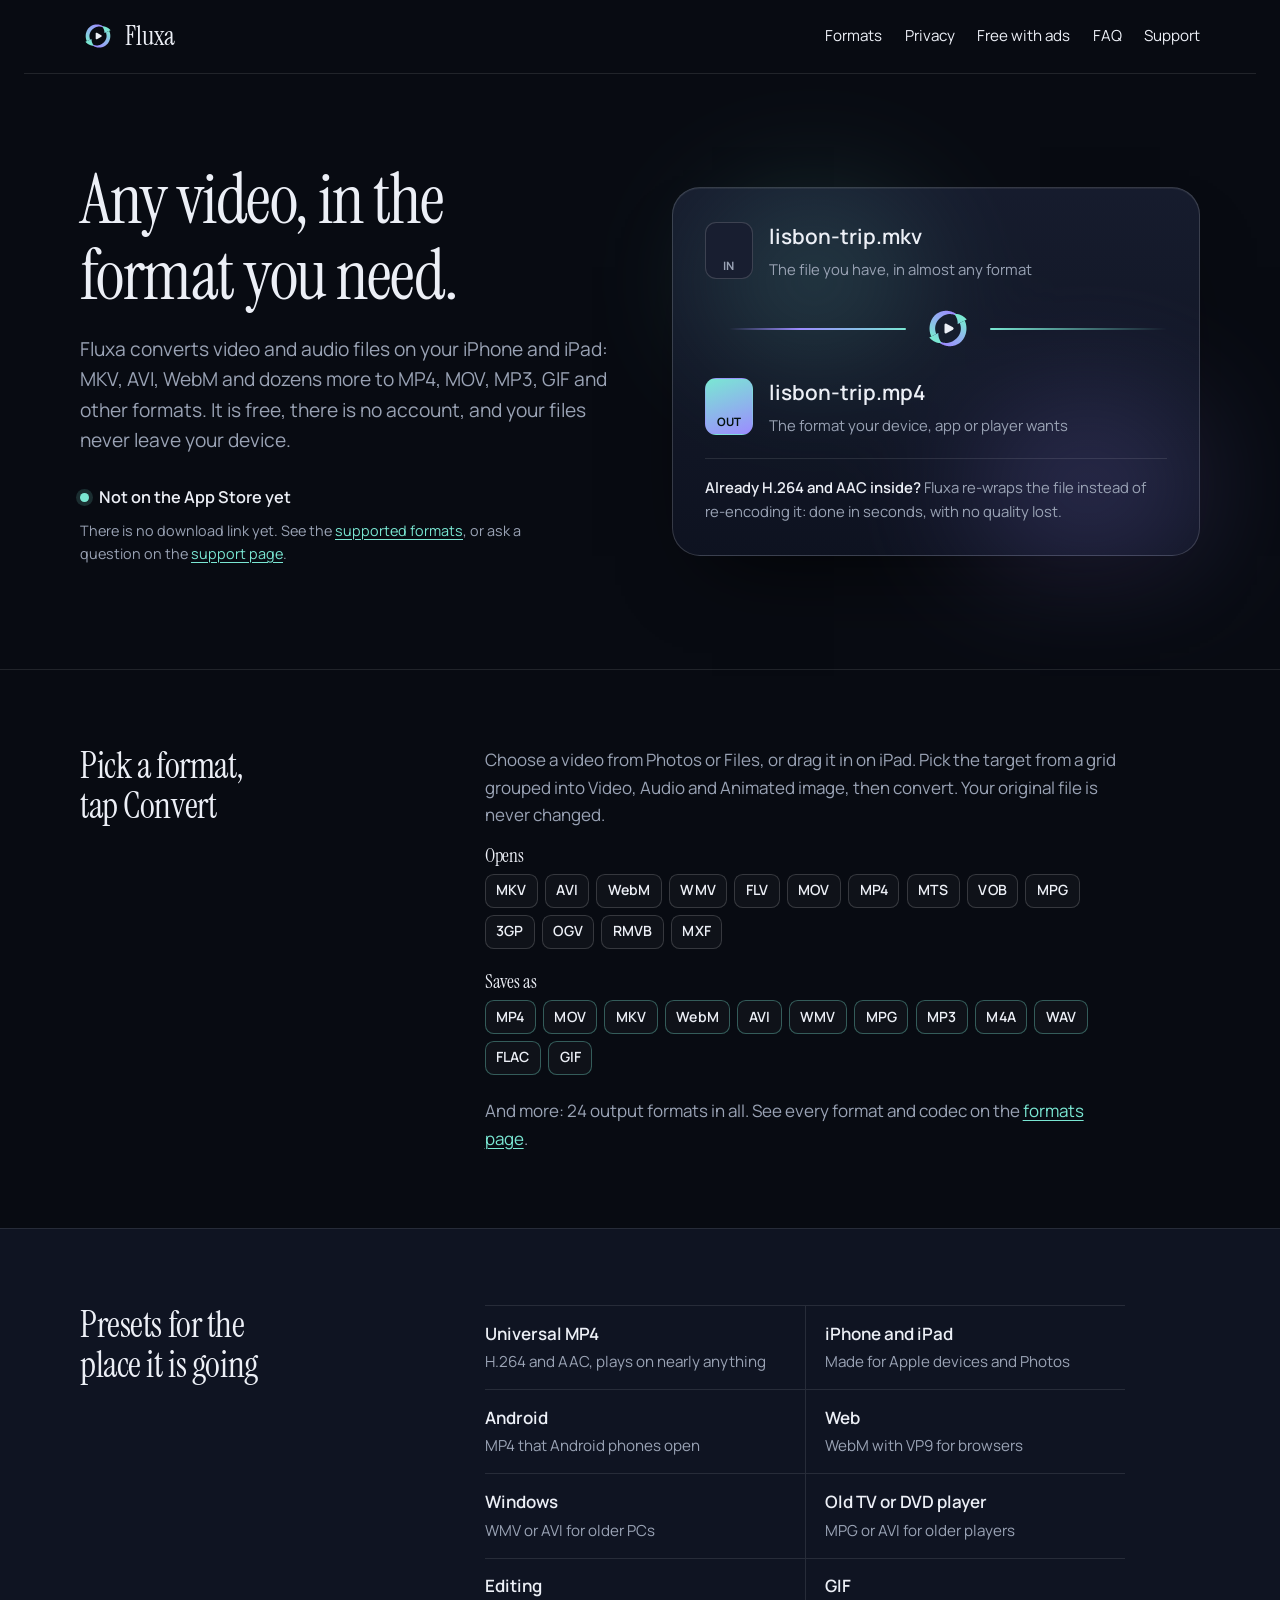
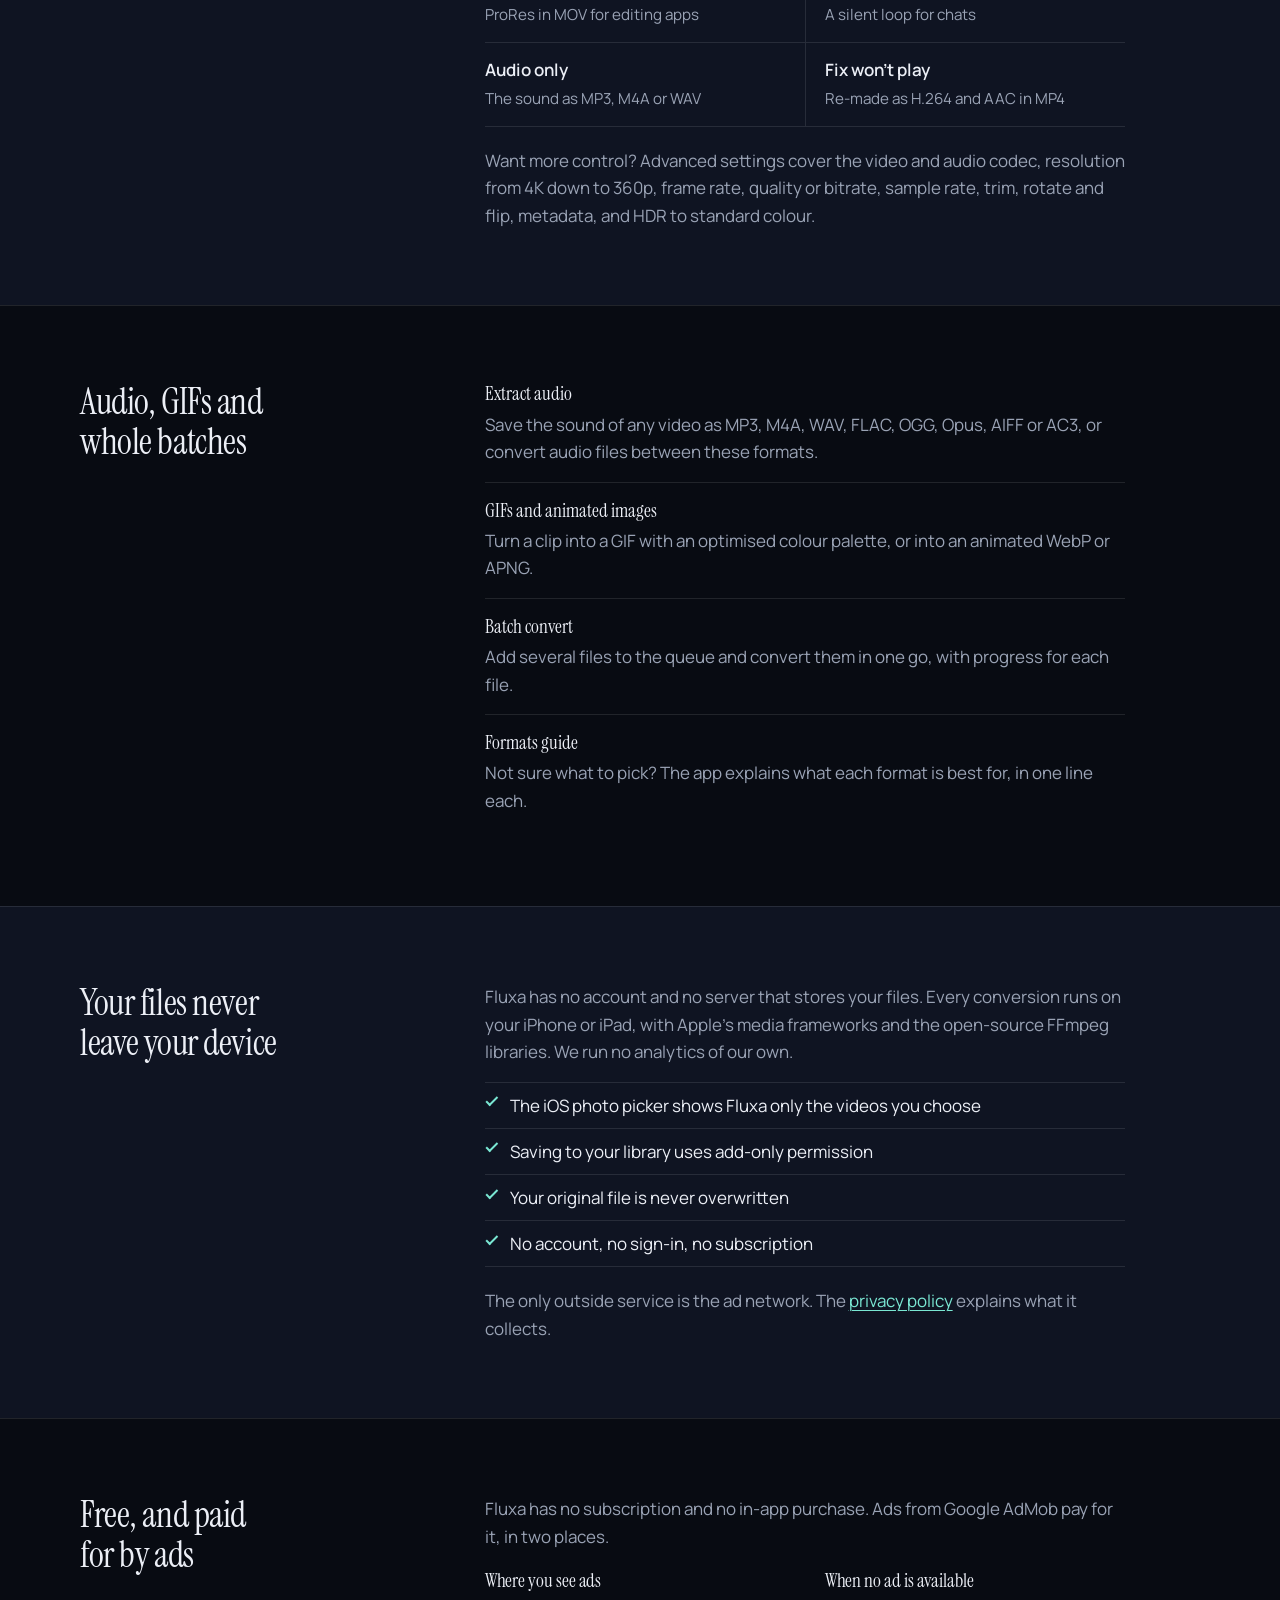
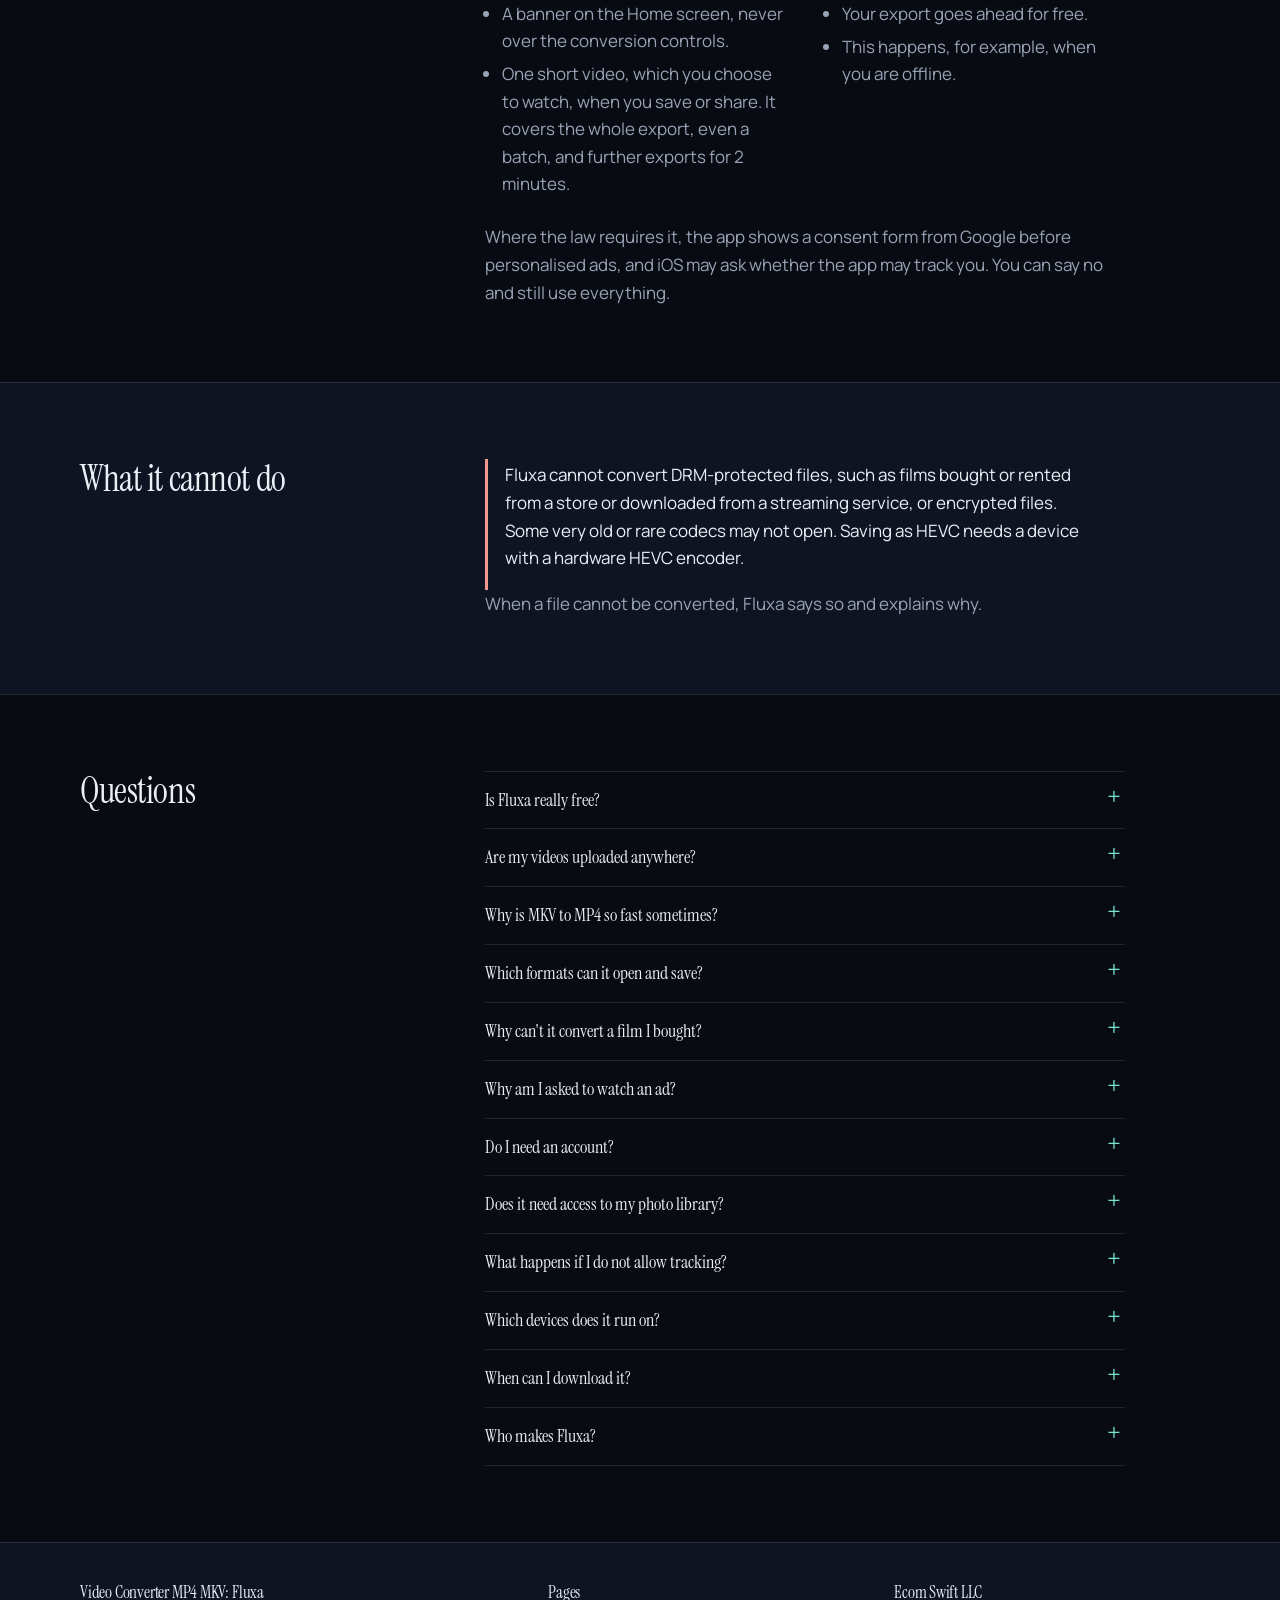
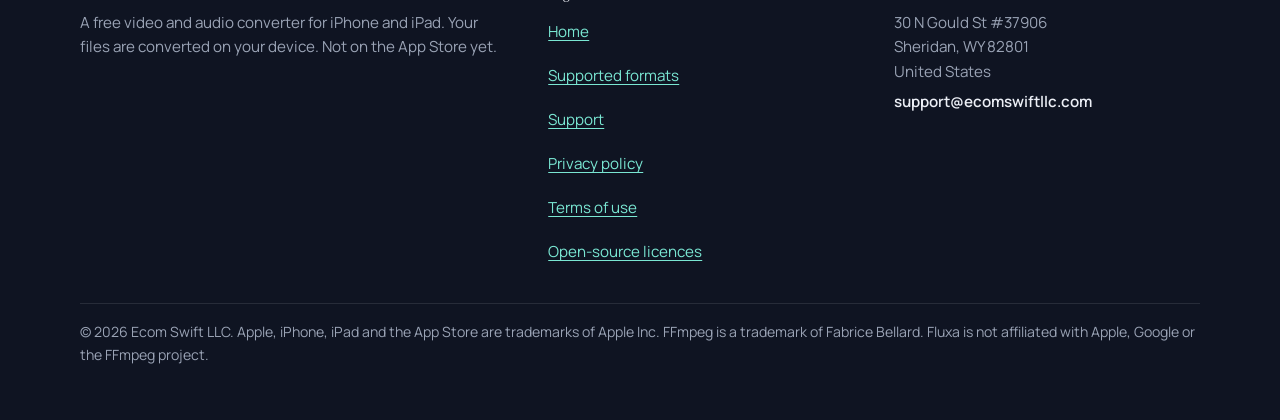
<file: website/fluxa/index.html>
<!doctype html>
<html lang="en">
<head>
<meta charset="utf-8">
<meta name="viewport" content="width=device-width, initial-scale=1, viewport-fit=cover">
<title>Video Converter MP4 MKV: Fluxa | Convert any video and audio</title>
<meta name="description" content="Free video converter for iPhone and iPad. Convert MKV, AVI, WebM, WMV, MOV and more to MP4, extract audio as MP3, make GIFs and convert in batches. Converted on your device, with no account.">
<link rel="canonical" href="https://ecomswiftllc.github.io/fluxa/">
<meta name="theme-color" content="#080B12">
<meta name="color-scheme" content="dark">
<link rel="icon" href="assets/favicon.svg" type="image/svg+xml">
<link rel="icon" href="assets/favicon-32.png" type="image/png" sizes="32x32">
<link rel="apple-touch-icon" href="assets/apple-touch-icon.png">
<meta property="og:type" content="website">
<meta property="og:site_name" content="Video Converter MP4 MKV: Fluxa">
<meta property="og:title" content="Video Converter MP4 MKV: Fluxa | Convert any video and audio">
<meta property="og:description" content="Free video converter for iPhone and iPad. Convert MKV, AVI, WebM, WMV, MOV and more to MP4, extract audio as MP3, make GIFs and convert in batches. Converted on your device, with no account.">
<meta property="og:url" content="https://ecomswiftllc.github.io/fluxa/">
<meta property="og:image" content="https://ecomswiftllc.github.io/fluxa/assets/og-image.png">
<meta property="og:image:width" content="1200">
<meta property="og:image:height" content="630">
<meta property="og:image:alt" content="The Fluxa app icon, two aurora ribbons in a loop around a play button, next to the name Video Converter MP4 MKV: Fluxa">
<meta name="twitter:card" content="summary_large_image">
<meta name="twitter:title" content="Video Converter MP4 MKV: Fluxa | Convert any video and audio">
<meta name="twitter:description" content="Free video converter for iPhone and iPad. Convert MKV, AVI, WebM, WMV, MOV and more to MP4, extract audio as MP3, make GIFs and convert in batches. Converted on your device, with no account.">
<meta name="twitter:image" content="https://ecomswiftllc.github.io/fluxa/assets/og-image.png">
<link rel="stylesheet" href="assets/site.css">
<script type="application/ld+json">
{
  "@context": "https://schema.org",
  "@type": "SoftwareApplication",
  "name": "Video Converter MP4 MKV: Fluxa",
  "alternateName": "Fluxa",
  "url": "https://ecomswiftllc.github.io/fluxa/",
  "applicationCategory": "MultimediaApplication",
  "operatingSystem": "iOS 17.0 or later",
  "description": "A free video and audio converter for iPhone and iPad. Convert MKV, AVI, WebM, WMV, FLV, MOV and more to MP4, MOV, MKV, WebM, AVI, MP3, GIF and other formats. Everything is converted on the device. Supported by ads.",
  "image": "https://ecomswiftllc.github.io/fluxa/assets/icon-512.png",
  "offers": {
    "@type": "Offer",
    "price": "0",
    "priceCurrency": "USD"
  },
  "publisher": {
    "@type": "Organization",
    "name": "Ecom Swift LLC",
    "url": "https://www.ecomswiftllc.com/",
    "address": {
      "@type": "PostalAddress",
      "streetAddress": "30 N Gould St #37906",
      "addressLocality": "Sheridan",
      "addressRegion": "WY",
      "postalCode": "82801",
      "addressCountry": "US"
    }
  },
  "featureList": [
    "Convert between 12 video, 9 audio and 3 animated image formats",
    "Lossless re-wrap when the codecs already fit",
    "Presets for iPhone, Android, web, Windows, DVD players and editing",
    "Extract audio as MP3, M4A, WAV, FLAC and more",
    "GIF, animated WebP and APNG from a clip",
    "Batch queue",
    "Converted on the device, no account"
  ]
}
</script>
<script type="application/ld+json">
{
  "@context": "https://schema.org",
  "@type": "FAQPage",
  "mainEntity": [
    {
      "@type": "Question",
      "name": "Is Fluxa really free?",
      "acceptedAnswer": {
        "@type": "Answer",
        "text": "Yes. There is no subscription, no in-app purchase, no paid version and no watermark. Ads from Google AdMob pay for the app: a banner on the Home screen, and one rewarded video that you choose to watch before you save or share."
      }
    },
    {
      "@type": "Question",
      "name": "Are my videos uploaded anywhere?",
      "acceptedAnswer": {
        "@type": "Answer",
        "text": "No. Fluxa converts every file on your iPhone or iPad. We never receive your videos, your audio or your file names."
      }
    },
    {
      "@type": "Question",
      "name": "Why is MKV to MP4 so fast sometimes?",
      "acceptedAnswer": {
        "@type": "Answer",
        "text": "Many MKV files already hold H.264 or HEVC video and AAC audio, which MP4 can hold too. Then Fluxa only moves the streams into the new container instead of re-encoding them. It takes seconds and the picture and sound are exactly the same."
      }
    },
    {
      "@type": "Question",
      "name": "Which formats can it open and save?",
      "acceptedAnswer": {
        "@type": "Answer",
        "text": "It opens MKV, AVI, WebM, WMV, FLV, MOV, MP4, MTS, VOB and many more, and saves 12 video formats, 9 audio formats and 3 animated image formats. The formats page has the full list with codecs."
      }
    },
    {
      "@type": "Question",
      "name": "Why can't it convert a film I bought?",
      "acceptedAnswer": {
        "@type": "Answer",
        "text": "Films and shows bought or rented from a store, or downloaded from a streaming service, are protected by DRM. Fluxa cannot read protected or encrypted files, and it tells you so instead of failing quietly."
      }
    },
    {
      "@type": "Question",
      "name": "Why am I asked to watch an ad?",
      "acceptedAnswer": {
        "@type": "Answer",
        "text": "When you save or share, the app offers one short video that you choose to watch. One watched ad covers that export, even a whole batch, and further exports for 2 minutes. If you choose Not now, nothing is saved and you can try again any time. If no ad is available, for example when you are offline, the export goes ahead anyway. Choosing formats and converting never needs an ad."
      }
    },
    {
      "@type": "Question",
      "name": "Do I need an account?",
      "acceptedAnswer": {
        "@type": "Answer",
        "text": "No. There is no sign-in and no sign-up."
      }
    },
    {
      "@type": "Question",
      "name": "Does it need access to my photo library?",
      "acceptedAnswer": {
        "@type": "Answer",
        "text": "Not to open files. You pick videos with the iOS photo picker, and Fluxa sees only the ones you choose. To save a result, the app asks for add-only permission, which lets it add items and does not let it read your library. Files from the Files app need no permission."
      }
    },
    {
      "@type": "Question",
      "name": "What happens if I do not allow tracking?",
      "acceptedAnswer": {
        "@type": "Answer",
        "text": "The app works the same and the ads are less personalised. You can change the choice any time in iOS Settings under Privacy and Security, then Tracking. Fluxa runs no analytics of its own."
      }
    },
    {
      "@type": "Question",
      "name": "Which devices does it run on?",
      "acceptedAnswer": {
        "@type": "Answer",
        "text": "iPhone and iPad with iOS 17 or iPadOS 17 or later, in portrait and landscape. Saving as HEVC uses the hardware encoder, which some older devices do not have; choose H.264 instead."
      }
    },
    {
      "@type": "Question",
      "name": "When can I download it?",
      "acceptedAnswer": {
        "@type": "Answer",
        "text": "Fluxa is not on the App Store yet, so there is no download link. This page will link to the App Store listing once the app is available."
      }
    },
    {
      "@type": "Question",
      "name": "Who makes Fluxa?",
      "acceptedAnswer": {
        "@type": "Answer",
        "text": "Ecom Swift LLC, a company registered in Wyoming, United States. You can reach us on the support page."
      }
    }
  ]
}
</script>
</head>
<body>
<a class="skip" href="#main">Skip to content</a>
<header class="site-header">
  <div class="wrap">
    <a class="brand" href="./"><img src="assets/fluxa-mark.svg" alt="" width="36" height="36">Fluxa</a>
    <nav class="nav" aria-label="Main">
      <a href="formats/">Formats</a>
      <a href="./#private">Privacy</a>
      <a href="./#free">Free with ads</a>
      <a href="./#faq">FAQ</a>
      <a href="support/">Support</a>
    </nav>
  </div>
</header>

<main id="main">
  <section class="hero" aria-labelledby="h1">
    <div class="wrap">
      <div>
        <h1 id="h1">Any video, in the format you need.</h1>
        <p class="lede">Fluxa converts video and audio files on your iPhone and iPad: MKV, AVI, WebM and dozens more to MP4, MOV, MP3, GIF and other formats. It is free, there is no account, and your files never leave your device.</p>
        <p class="status">Not on the App Store yet</p>
        <p class="small hero-note">There is no download link yet. See the <a href="formats/">supported formats</a>, or ask a question on the <a href="support/">support page</a>.</p>
      </div>
      <figure class="specimen" aria-label="Example: a file named lisbon-trip.mkv becomes lisbon-trip.mp4">
        <div class="file">
          <div class="doc-ico" aria-hidden="true">IN</div>
          <p class="fname" aria-hidden="true">lisbon-trip<span class="ext"><span class="roll"><span>.mkv</span><span>.avi</span><span>.webm</span><span>.wmv</span><span>.flv</span><span>.mts</span><span>.mkv</span></span></span></p>
          <p class="fmeta">The file you have, in almost any format</p>
        </div>
        <div class="flux" aria-hidden="true"><img src="assets/fluxa-mark.svg" alt="" width="54" height="54"></div>
        <div class="file out">
          <div class="doc-ico" aria-hidden="true">OUT</div>
          <p class="fname" aria-hidden="true">lisbon-trip.mp4</p>
          <p class="fmeta">The format your device, app or player wants</p>
        </div>
        <figcaption class="flux-note"><strong>Already H.264 and AAC inside?</strong> Fluxa re-wraps the file instead of re-encoding it: done in seconds, with no quality lost.</figcaption>
      </figure>
    </div>
  </section>


  <section class="section" id="convert" aria-labelledby="h-convert">
    <div class="wrap">
      <h2 id="h-convert">Pick a format, tap Convert</h2>
      <div class="section-body">
        <p>Choose a video from Photos or Files, or drag it in on iPad. Pick the target from a grid grouped into Video, Audio and Animated image, then convert. Your original file is never changed.</p>
        <h3>Opens</h3>
        <ul class="tokens "><li>MKV</li><li>AVI</li><li>WebM</li><li>WMV</li><li>FLV</li><li>MOV</li><li>MP4</li><li>MTS</li><li>VOB</li><li>MPG</li><li>3GP</li><li>OGV</li><li>RMVB</li><li>MXF</li></ul>
        <h3>Saves as</h3>
        <ul class="tokens out"><li>MP4</li><li>MOV</li><li>MKV</li><li>WebM</li><li>AVI</li><li>WMV</li><li>MPG</li><li>MP3</li><li>M4A</li><li>WAV</li><li>FLAC</li><li>GIF</li></ul>
        <p>And more: 24 output formats in all. See every format and codec on the <a href="formats/">formats page</a>.</p>
      </div>
    </div>
  </section>

  <section class="section band" id="presets" aria-labelledby="h-presets">
    <div class="wrap">
      <h2 id="h-presets">Presets for the place it is going</h2>
      <div class="section-body">
        <ul class="presets">
          <li><strong>Universal MP4</strong><span>H.264 and AAC, plays on nearly anything</span></li>
          <li><strong>iPhone and iPad</strong><span>Made for Apple devices and Photos</span></li>
          <li><strong>Android</strong><span>MP4 that Android phones open</span></li>
          <li><strong>Web</strong><span>WebM with VP9 for browsers</span></li>
          <li><strong>Windows</strong><span>WMV or AVI for older PCs</span></li>
          <li><strong>Old TV or DVD player</strong><span>MPG or AVI for older players</span></li>
          <li><strong>Editing</strong><span>ProRes in MOV for editing apps</span></li>
          <li><strong>GIF</strong><span>A silent loop for chats</span></li>
          <li><strong>Audio only</strong><span>The sound as MP3, M4A or WAV</span></li>
          <li><strong>Fix won&#x27;t play</strong><span>Re-made as H.264 and AAC in MP4</span></li>
        </ul>
        <p>Want more control? Advanced settings cover the video and audio codec, resolution from 4K down to 360p, frame rate, quality or bitrate, sample rate, trim, rotate and flip, metadata, and HDR to standard colour.</p>
      </div>
    </div>
  </section>

  <section class="section" id="more" aria-labelledby="h-more">
    <div class="wrap">
      <h2 id="h-more">Audio, GIFs and whole batches</h2>
      <div class="section-body">
        <dl class="defs">
          <div><dt>Extract audio</dt><dd>Save the sound of any video as MP3, M4A, WAV, FLAC, OGG, Opus, AIFF or AC3, or convert audio files between these formats.</dd></div>
          <div><dt>GIFs and animated images</dt><dd>Turn a clip into a GIF with an optimised colour palette, or into an animated WebP or APNG.</dd></div>
          <div><dt>Batch convert</dt><dd>Add several files to the queue and convert them in one go, with progress for each file.</dd></div>
          <div><dt>Formats guide</dt><dd>Not sure what to pick? The app explains what each format is best for, in one line each.</dd></div>
        </dl>
      </div>
    </div>
  </section>

  <section class="section band" id="private" aria-labelledby="h-private">
    <div class="wrap">
      <h2 id="h-private">Your files never leave your device</h2>
      <div class="section-body">
        <p>Fluxa has no account and no server that stores your files. Every conversion runs on your iPhone or iPad, with Apple's media frameworks and the open-source FFmpeg libraries. We run no analytics of our own.</p>
        <ul class="checks">
          <li>The iOS photo picker shows Fluxa only the videos you choose</li>
          <li>Saving to your library uses add-only permission</li>
          <li>Your original file is never overwritten</li>
          <li>No account, no sign-in, no subscription</li>
        </ul>
        <p>The only outside service is the ad network. The <a href="privacy/">privacy policy</a> explains what it collects.</p>
      </div>
    </div>
  </section>

  <section class="section" id="free" aria-labelledby="h-free">
    <div class="wrap">
      <h2 id="h-free">Free, and paid for by ads</h2>
      <div class="section-body">
        <p>Fluxa has no subscription and no in-app purchase. Ads from Google AdMob pay for it, in two places.</p>
        <div class="split">
          <div>
            <h3>Where you see ads</h3>
            <ul>
              <li>A banner on the Home screen, never over the conversion controls.</li>
              <li>One short video, which you choose to watch, when you save or share. It covers the whole export, even a batch, and further exports for 2 minutes.</li>
            </ul>
          </div>
          <div>
            <h3>When no ad is available</h3>
            <ul>
              <li>Your export goes ahead for free.</li>
              <li>This happens, for example, when you are offline.</li>
            </ul>
          </div>
        </div>
        <p>Where the law requires it, the app shows a consent form from Google before personalised ads, and iOS may ask whether the app may track you. You can say no and still use everything.</p>
      </div>
    </div>
  </section>

  <section class="section band" id="limits" aria-labelledby="h-limits">
    <div class="wrap">
      <h2 id="h-limits">What it cannot do</h2>
      <div class="section-body">
        <div class="limit">
          <p>Fluxa cannot convert DRM-protected files, such as films bought or rented from a store or downloaded from a streaming service, or encrypted files. Some very old or rare codecs may not open. Saving as HEVC needs a device with a hardware HEVC encoder.</p>
        </div>
        <p>When a file cannot be converted, Fluxa says so and explains why.</p>
      </div>
    </div>
  </section>

  <section class="section faq" id="faq" aria-labelledby="h-faq">
    <div class="wrap">
      <h2 id="h-faq">Questions</h2>
      <div class="section-body">
        <details><summary>Is Fluxa really free?</summary><div class="answer"><p>Yes. There is no subscription, no in-app purchase, no paid version and no watermark. Ads from Google AdMob pay for the app: a banner on the Home screen, and one rewarded video that you choose to watch before you save or share.</p></div></details>
        <details><summary>Are my videos uploaded anywhere?</summary><div class="answer"><p>No. Fluxa converts every file on your iPhone or iPad. We never receive your videos, your audio or your file names.</p></div></details>
        <details><summary>Why is MKV to MP4 so fast sometimes?</summary><div class="answer"><p>Many MKV files already hold H.264 or HEVC video and AAC audio, which MP4 can hold too. Then Fluxa only moves the streams into the new container instead of re-encoding them. It takes seconds and the picture and sound are exactly the same.</p></div></details>
        <details><summary>Which formats can it open and save?</summary><div class="answer"><p>It opens MKV, AVI, WebM, WMV, FLV, MOV, MP4, MTS, VOB and many more, and saves 12 video formats, 9 audio formats and 3 animated image formats. The <a href="formats/">formats page</a> has the full list with codecs.</p></div></details>
        <details><summary>Why can&#x27;t it convert a film I bought?</summary><div class="answer"><p>Films and shows bought or rented from a store, or downloaded from a streaming service, are protected by DRM. Fluxa cannot read protected or encrypted files, and it tells you so instead of failing quietly.</p></div></details>
        <details><summary>Why am I asked to watch an ad?</summary><div class="answer"><p>When you save or share, the app offers one short video that you choose to watch. One watched ad covers that export, even a whole batch, and further exports for 2 minutes. If you choose Not now, nothing is saved and you can try again any time. If no ad is available, for example when you are offline, the export goes ahead anyway. Choosing formats and converting never needs an ad.</p></div></details>
        <details><summary>Do I need an account?</summary><div class="answer"><p>No. There is no sign-in and no sign-up.</p></div></details>
        <details><summary>Does it need access to my photo library?</summary><div class="answer"><p>Not to open files. You pick videos with the iOS photo picker, and Fluxa sees only the ones you choose. To save a result, the app asks for add-only permission, which lets it add items and does not let it read your library. Files from the Files app need no permission.</p></div></details>
        <details><summary>What happens if I do not allow tracking?</summary><div class="answer"><p>The app works the same and the ads are less personalised. You can change the choice any time in iOS Settings under Privacy and Security, then Tracking. Fluxa runs no analytics of its own.</p></div></details>
        <details><summary>Which devices does it run on?</summary><div class="answer"><p>iPhone and iPad with iOS 17 or iPadOS 17 or later, in portrait and landscape. Saving as HEVC uses the hardware encoder, which some older devices do not have; choose H.264 instead.</p></div></details>
        <details><summary>When can I download it?</summary><div class="answer"><p>Fluxa is not on the App Store yet, so there is no download link. This page will link to the App Store listing once the app is available.</p></div></details>
        <details><summary>Who makes Fluxa?</summary><div class="answer"><p>Ecom Swift LLC, a company registered in Wyoming, United States. You can reach us on the <a href="support/">support page</a>.</p></div></details>
      </div>
    </div>
  </section>
</main>
<footer class="site-footer">
  <div class="wrap">
    <div>
      <h2>Video Converter MP4 MKV: Fluxa</h2>
      <p>A free video and audio converter for iPhone and iPad. Your files are converted on your device. Not on the App Store yet.</p>
    </div>
    <nav aria-label="Footer">
      <h2>Pages</h2>
      <ul>
        <li><a href="./">Home</a></li>
        <li><a href="formats/">Supported formats</a></li>
        <li><a href="support/">Support</a></li>
        <li><a href="privacy/">Privacy policy</a></li>
        <li><a href="terms/">Terms of use</a></li>
        <li><a href="licenses/">Open-source licences</a></li>
      </ul>
    </nav>
    <div>
      <h2>Ecom Swift LLC</h2>
      <p>30 N Gould St #37906<br>Sheridan, WY 82801<br>United States</p>
      <p class="email">support@ecomswiftllc.com</p>
    </div>
    <p class="legalline">&copy; 2026 Ecom Swift LLC. Apple, iPhone, iPad and the App Store are trademarks of Apple Inc. FFmpeg is a trademark of Fabrice Bellard. Fluxa is not affiliated with Apple, Google or the FFmpeg project.</p>
  </div>
</footer>
</body>
</html>
</file>
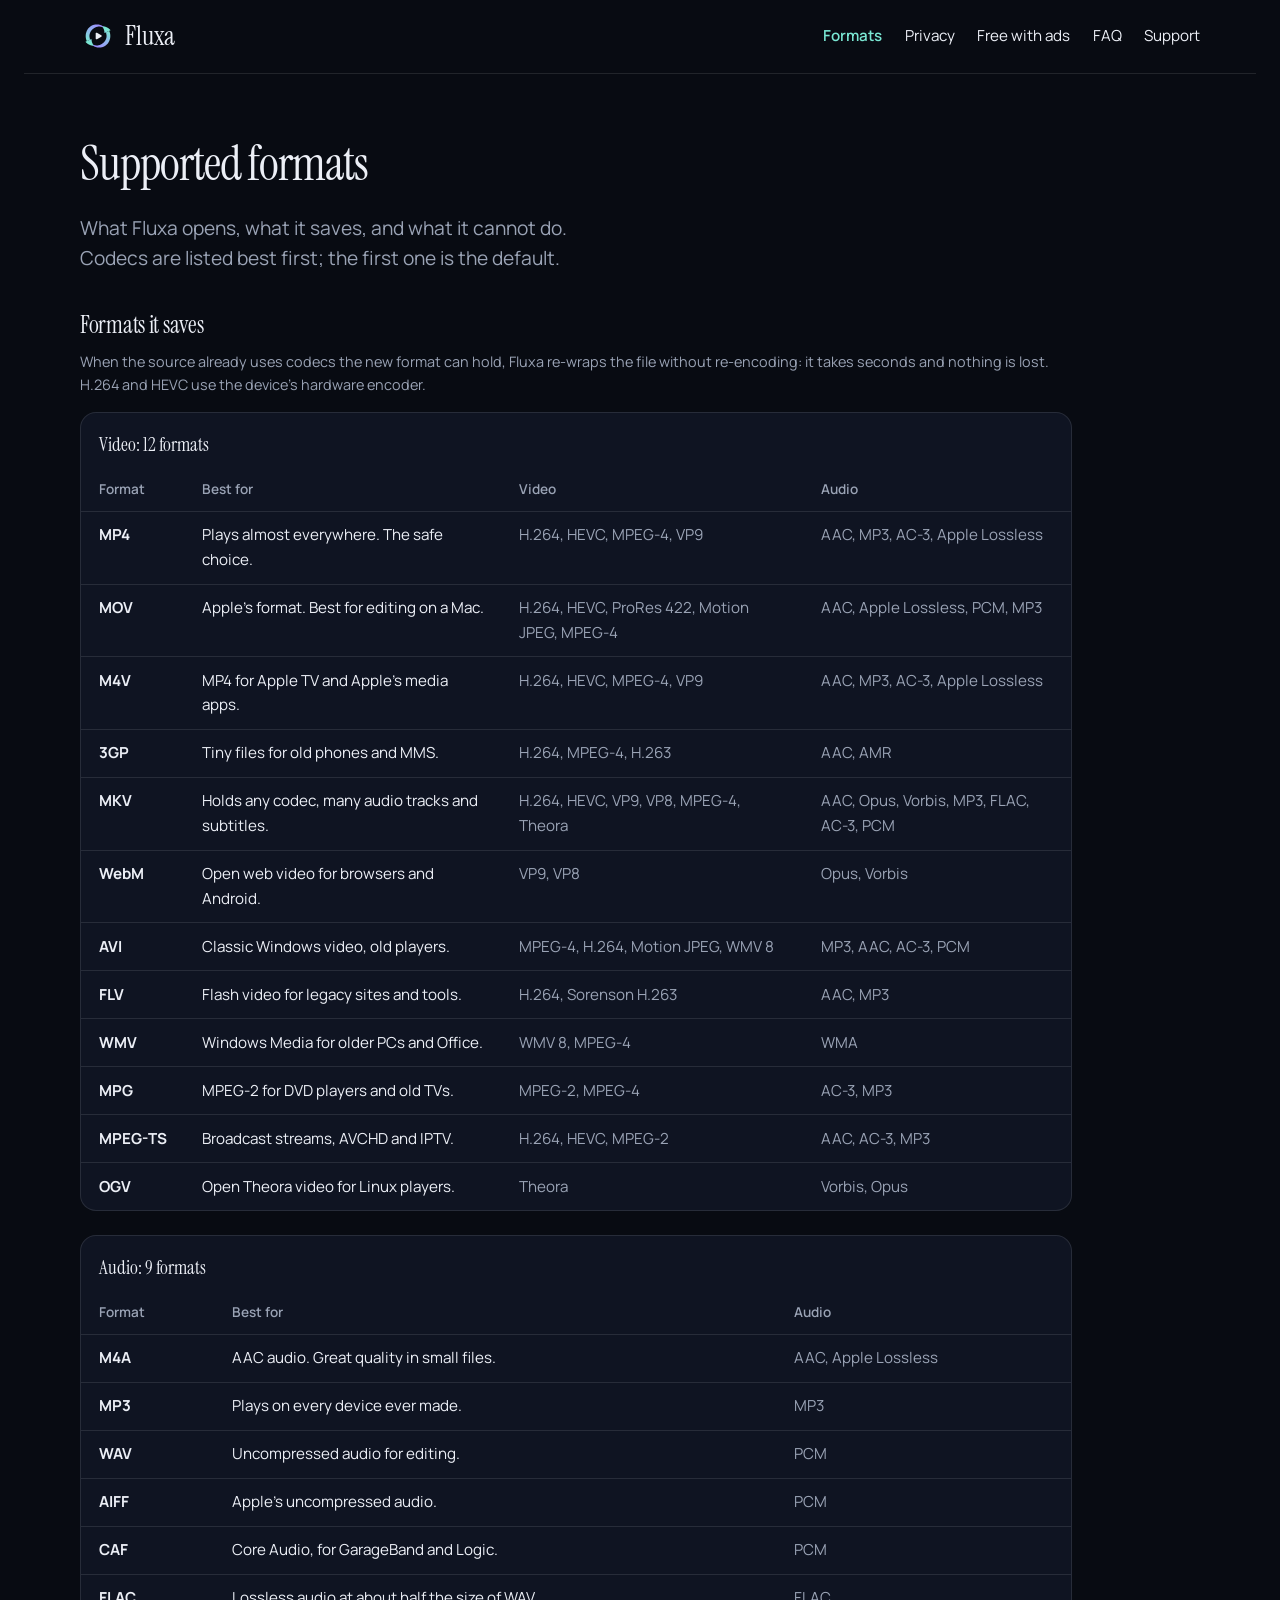
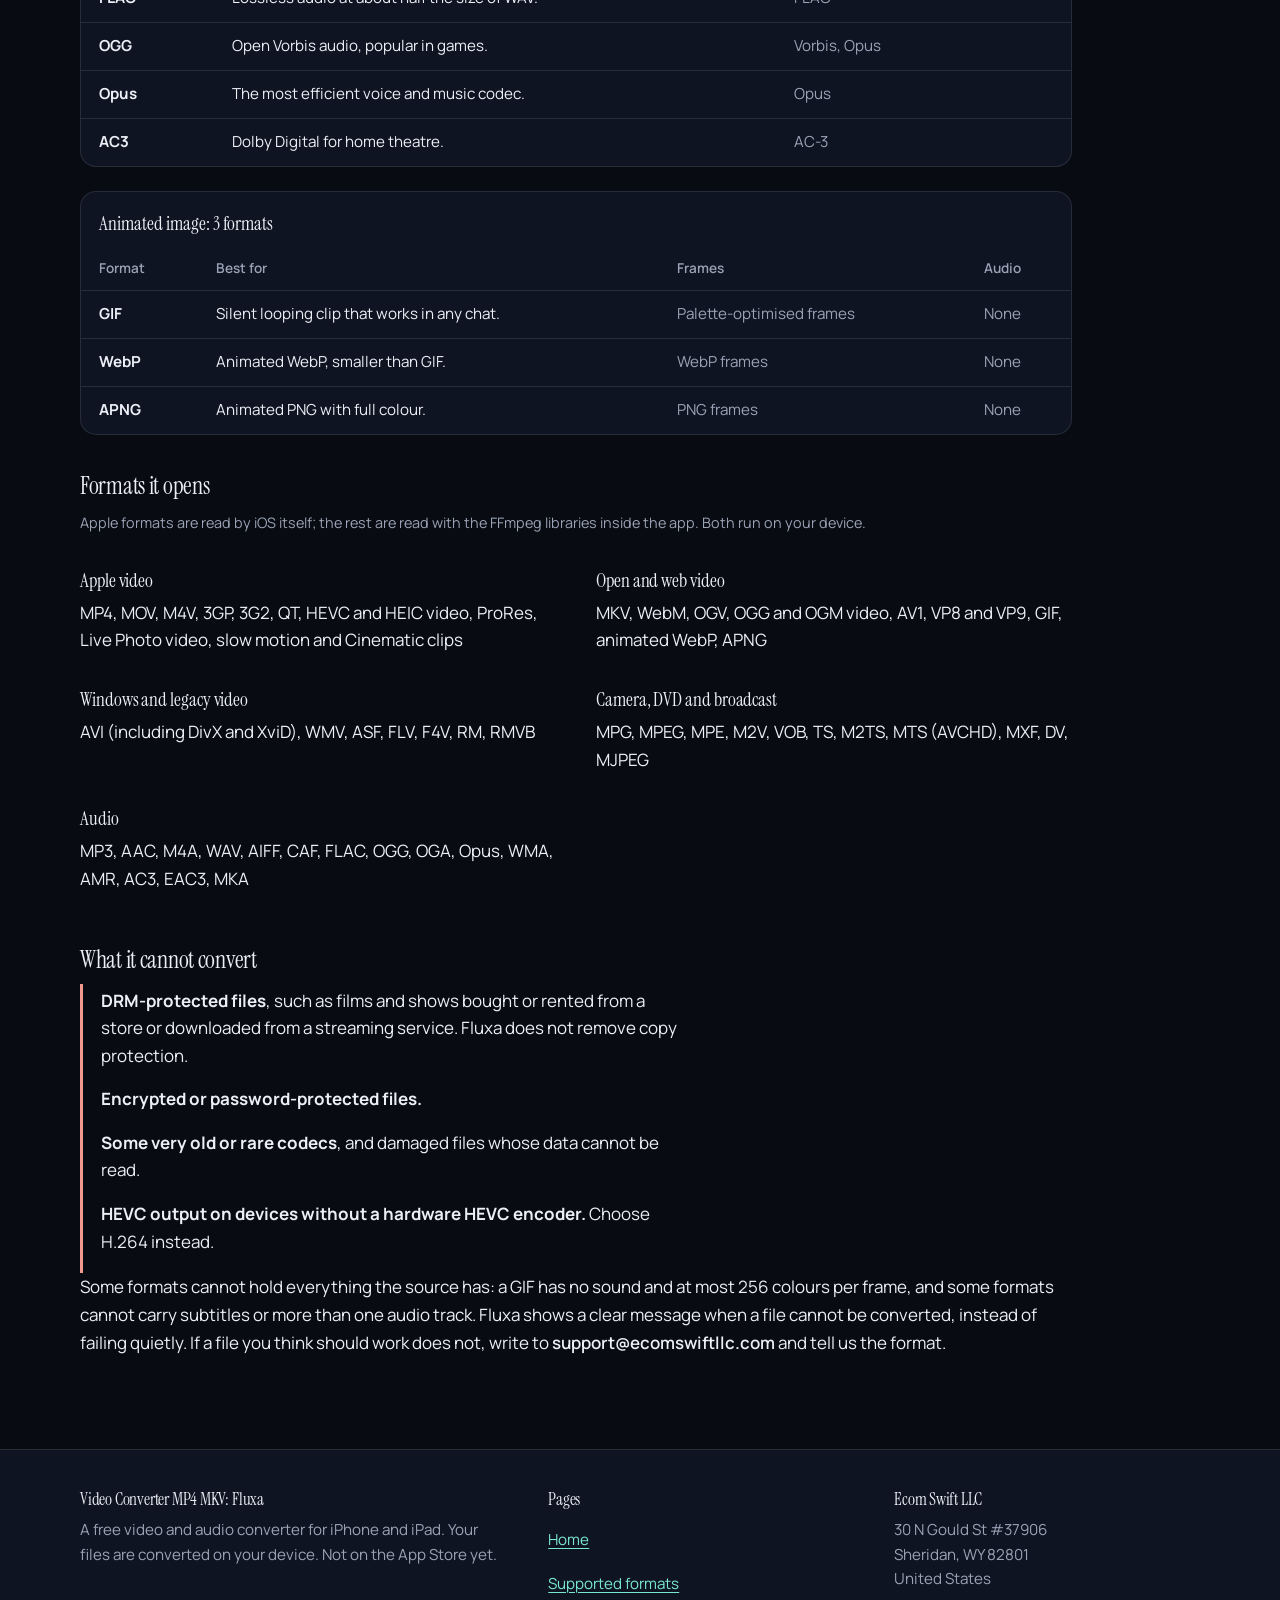
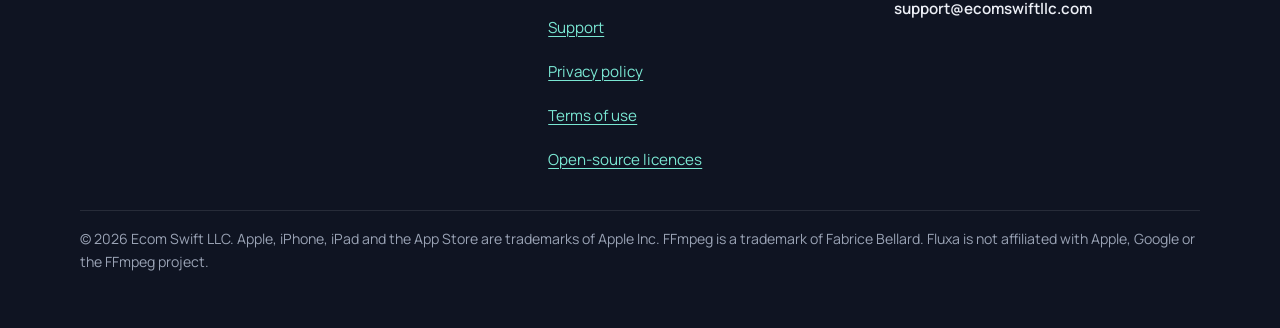
<file: website/fluxa/formats/index.html>
<!doctype html>
<html lang="en">
<head>
<meta charset="utf-8">
<meta name="viewport" content="width=device-width, initial-scale=1, viewport-fit=cover">
<title>Supported formats | Video Converter MP4 MKV: Fluxa</title>
<meta name="description" content="Every format Fluxa opens and saves: 12 video, 9 audio and 3 animated image output formats with their codecs, the input formats it reads, and the honest limits (DRM, encrypted files, rare codecs).">
<link rel="canonical" href="https://ecomswiftllc.github.io/fluxa/formats/">
<meta name="theme-color" content="#080B12">
<meta name="color-scheme" content="dark">
<link rel="icon" href="../assets/favicon.svg" type="image/svg+xml">
<link rel="icon" href="../assets/favicon-32.png" type="image/png" sizes="32x32">
<link rel="apple-touch-icon" href="../assets/apple-touch-icon.png">
<meta property="og:type" content="website">
<meta property="og:site_name" content="Video Converter MP4 MKV: Fluxa">
<meta property="og:title" content="Supported formats | Video Converter MP4 MKV: Fluxa">
<meta property="og:description" content="Every format Fluxa opens and saves: 12 video, 9 audio and 3 animated image output formats with their codecs, the input formats it reads, and the honest limits (DRM, encrypted files, rare codecs).">
<meta property="og:url" content="https://ecomswiftllc.github.io/fluxa/formats/">
<meta property="og:image" content="https://ecomswiftllc.github.io/fluxa/assets/og-image.png">
<meta property="og:image:width" content="1200">
<meta property="og:image:height" content="630">
<meta property="og:image:alt" content="The Fluxa app icon, two aurora ribbons in a loop around a play button, next to the name Video Converter MP4 MKV: Fluxa">
<meta name="twitter:card" content="summary_large_image">
<meta name="twitter:title" content="Supported formats | Video Converter MP4 MKV: Fluxa">
<meta name="twitter:description" content="Every format Fluxa opens and saves: 12 video, 9 audio and 3 animated image output formats with their codecs, the input formats it reads, and the honest limits (DRM, encrypted files, rare codecs).">
<meta name="twitter:image" content="https://ecomswiftllc.github.io/fluxa/assets/og-image.png">
<link rel="stylesheet" href="../assets/site.css">
</head>
<body>
<a class="skip" href="#main">Skip to content</a>
<header class="site-header">
  <div class="wrap">
    <a class="brand" href="../"><img src="../assets/fluxa-mark.svg" alt="" width="36" height="36">Fluxa</a>
    <nav class="nav" aria-label="Main">
      <a href="../formats/" aria-current="page">Formats</a>
      <a href="../#private">Privacy</a>
      <a href="../#free">Free with ads</a>
      <a href="../#faq">FAQ</a>
      <a href="../support/">Support</a>
    </nav>
  </div>
</header>

<main id="main">
  <div class="page">
    <div class="wrap">
      <div class="wide">
        <h1>Supported formats</h1>
        <p class="lede">What Fluxa opens, what it saves, and what it cannot do. Codecs are listed best first; the first one is the default.</p>
        <h2>Formats it saves</h2>
        <p class="small">When the source already uses codecs the new format can hold, Fluxa re-wraps the file without re-encoding: it takes seconds and nothing is lost. H.264 and HEVC use the device's hardware encoder.</p>
        <div class="table-scroll" role="region" aria-labelledby="out-video" tabindex="0">
          <table class="fmt">
            <caption id="out-video">Video: 12 formats</caption>
            <thead><tr><th scope="col">Format</th><th scope="col">Best for</th><th scope="col">Video</th><th scope="col">Audio</th></tr></thead>
            <tbody>
<tr><th scope="row">MP4</th><td class="best" data-label="Best for">Plays almost everywhere. The safe choice.</td><td data-label="Video">H.264, HEVC, MPEG-4, VP9</td><td data-label="Audio">AAC, MP3, AC-3, Apple Lossless</td></tr>
<tr><th scope="row">MOV</th><td class="best" data-label="Best for">Apple&#x27;s format. Best for editing on a Mac.</td><td data-label="Video">H.264, HEVC, ProRes 422, Motion JPEG, MPEG-4</td><td data-label="Audio">AAC, Apple Lossless, PCM, MP3</td></tr>
<tr><th scope="row">M4V</th><td class="best" data-label="Best for">MP4 for Apple TV and Apple&#x27;s media apps.</td><td data-label="Video">H.264, HEVC, MPEG-4, VP9</td><td data-label="Audio">AAC, MP3, AC-3, Apple Lossless</td></tr>
<tr><th scope="row">3GP</th><td class="best" data-label="Best for">Tiny files for old phones and MMS.</td><td data-label="Video">H.264, MPEG-4, H.263</td><td data-label="Audio">AAC, AMR</td></tr>
<tr><th scope="row">MKV</th><td class="best" data-label="Best for">Holds any codec, many audio tracks and subtitles.</td><td data-label="Video">H.264, HEVC, VP9, VP8, MPEG-4, Theora</td><td data-label="Audio">AAC, Opus, Vorbis, MP3, FLAC, AC-3, PCM</td></tr>
<tr><th scope="row">WebM</th><td class="best" data-label="Best for">Open web video for browsers and Android.</td><td data-label="Video">VP9, VP8</td><td data-label="Audio">Opus, Vorbis</td></tr>
<tr><th scope="row">AVI</th><td class="best" data-label="Best for">Classic Windows video, old players.</td><td data-label="Video">MPEG-4, H.264, Motion JPEG, WMV 8</td><td data-label="Audio">MP3, AAC, AC-3, PCM</td></tr>
<tr><th scope="row">FLV</th><td class="best" data-label="Best for">Flash video for legacy sites and tools.</td><td data-label="Video">H.264, Sorenson H.263</td><td data-label="Audio">AAC, MP3</td></tr>
<tr><th scope="row">WMV</th><td class="best" data-label="Best for">Windows Media for older PCs and Office.</td><td data-label="Video">WMV 8, MPEG-4</td><td data-label="Audio">WMA</td></tr>
<tr><th scope="row">MPG</th><td class="best" data-label="Best for">MPEG-2 for DVD players and old TVs.</td><td data-label="Video">MPEG-2, MPEG-4</td><td data-label="Audio">AC-3, MP3</td></tr>
<tr><th scope="row">MPEG-TS</th><td class="best" data-label="Best for">Broadcast streams, AVCHD and IPTV.</td><td data-label="Video">H.264, HEVC, MPEG-2</td><td data-label="Audio">AAC, AC-3, MP3</td></tr>
<tr><th scope="row">OGV</th><td class="best" data-label="Best for">Open Theora video for Linux players.</td><td data-label="Video">Theora</td><td data-label="Audio">Vorbis, Opus</td></tr>
            </tbody>
          </table>
        </div>
        <div class="table-scroll" role="region" aria-labelledby="out-audio" tabindex="0">
          <table class="fmt">
            <caption id="out-audio">Audio: 9 formats</caption>
            <thead><tr><th scope="col">Format</th><th scope="col">Best for</th><th scope="col">Audio</th></tr></thead>
            <tbody>
<tr><th scope="row">M4A</th><td class="best" data-label="Best for">AAC audio. Great quality in small files.</td><td data-label="Audio">AAC, Apple Lossless</td></tr>
<tr><th scope="row">MP3</th><td class="best" data-label="Best for">Plays on every device ever made.</td><td data-label="Audio">MP3</td></tr>
<tr><th scope="row">WAV</th><td class="best" data-label="Best for">Uncompressed audio for editing.</td><td data-label="Audio">PCM</td></tr>
<tr><th scope="row">AIFF</th><td class="best" data-label="Best for">Apple&#x27;s uncompressed audio.</td><td data-label="Audio">PCM</td></tr>
<tr><th scope="row">CAF</th><td class="best" data-label="Best for">Core Audio, for GarageBand and Logic.</td><td data-label="Audio">PCM</td></tr>
<tr><th scope="row">FLAC</th><td class="best" data-label="Best for">Lossless audio at about half the size of WAV.</td><td data-label="Audio">FLAC</td></tr>
<tr><th scope="row">OGG</th><td class="best" data-label="Best for">Open Vorbis audio, popular in games.</td><td data-label="Audio">Vorbis, Opus</td></tr>
<tr><th scope="row">Opus</th><td class="best" data-label="Best for">The most efficient voice and music codec.</td><td data-label="Audio">Opus</td></tr>
<tr><th scope="row">AC3</th><td class="best" data-label="Best for">Dolby Digital for home theatre.</td><td data-label="Audio">AC-3</td></tr>
            </tbody>
          </table>
        </div>
        <div class="table-scroll" role="region" aria-labelledby="out-animated-image" tabindex="0">
          <table class="fmt">
            <caption id="out-animated-image">Animated image: 3 formats</caption>
            <thead><tr><th scope="col">Format</th><th scope="col">Best for</th><th scope="col">Frames</th><th scope="col">Audio</th></tr></thead>
            <tbody>
<tr><th scope="row">GIF</th><td class="best" data-label="Best for">Silent looping clip that works in any chat.</td><td data-label="Frames">Palette-optimised frames</td><td data-label="Audio">None</td></tr>
<tr><th scope="row">WebP</th><td class="best" data-label="Best for">Animated WebP, smaller than GIF.</td><td data-label="Frames">WebP frames</td><td data-label="Audio">None</td></tr>
<tr><th scope="row">APNG</th><td class="best" data-label="Best for">Animated PNG with full colour.</td><td data-label="Frames">PNG frames</td><td data-label="Audio">None</td></tr>
            </tbody>
          </table>
        </div>
        <h2>Formats it opens</h2>
        <p class="small">Apple formats are read by iOS itself; the rest are read with the FFmpeg libraries inside the app. Both run on your device.</p>
        <div class="ingroups">
          <div><h3>Apple video</h3><p>MP4, MOV, M4V, 3GP, 3G2, QT, HEVC and HEIC video, ProRes, Live Photo video, slow motion and Cinematic clips</p></div>
          <div><h3>Open and web video</h3><p>MKV, WebM, OGV, OGG and OGM video, AV1, VP8 and VP9, GIF, animated WebP, APNG</p></div>
          <div><h3>Windows and legacy video</h3><p>AVI (including DivX and XviD), WMV, ASF, FLV, F4V, RM, RMVB</p></div>
          <div><h3>Camera, DVD and broadcast</h3><p>MPG, MPEG, MPE, M2V, VOB, TS, M2TS, MTS (AVCHD), MXF, DV, MJPEG</p></div>
          <div><h3>Audio</h3><p>MP3, AAC, M4A, WAV, AIFF, CAF, FLAC, OGG, OGA, Opus, WMA, AMR, AC3, EAC3, MKA</p></div>
        </div>
        <h2>What it cannot convert</h2>
        <div class="limit">
          <p><strong>DRM-protected files</strong>, such as films and shows bought or rented from a store or downloaded from a streaming service. Fluxa does not remove copy protection.</p>
          <p><strong>Encrypted or password-protected files.</strong></p>
          <p><strong>Some very old or rare codecs</strong>, and damaged files whose data cannot be read.</p>
          <p><strong>HEVC output on devices without a hardware HEVC encoder.</strong> Choose H.264 instead.</p>
        </div>
        <p>Some formats cannot hold everything the source has: a GIF has no sound and at most 256 colours per frame, and some formats cannot carry subtitles or more than one audio track. Fluxa shows a clear message when a file cannot be converted, instead of failing quietly. If a file you think should work does not, write to <span class="email">support@ecomswiftllc.com</span> and tell us the format.</p>
      </div>
    </div>
  </div>
</main>
<footer class="site-footer">
  <div class="wrap">
    <div>
      <h2>Video Converter MP4 MKV: Fluxa</h2>
      <p>A free video and audio converter for iPhone and iPad. Your files are converted on your device. Not on the App Store yet.</p>
    </div>
    <nav aria-label="Footer">
      <h2>Pages</h2>
      <ul>
        <li><a href="../">Home</a></li>
        <li><a href="../formats/">Supported formats</a></li>
        <li><a href="../support/">Support</a></li>
        <li><a href="../privacy/">Privacy policy</a></li>
        <li><a href="../terms/">Terms of use</a></li>
        <li><a href="../licenses/">Open-source licences</a></li>
      </ul>
    </nav>
    <div>
      <h2>Ecom Swift LLC</h2>
      <p>30 N Gould St #37906<br>Sheridan, WY 82801<br>United States</p>
      <p class="email">support@ecomswiftllc.com</p>
    </div>
    <p class="legalline">&copy; 2026 Ecom Swift LLC. Apple, iPhone, iPad and the App Store are trademarks of Apple Inc. FFmpeg is a trademark of Fabrice Bellard. Fluxa is not affiliated with Apple, Google or the FFmpeg project.</p>
  </div>
</footer>
</body>
</html>
</file>
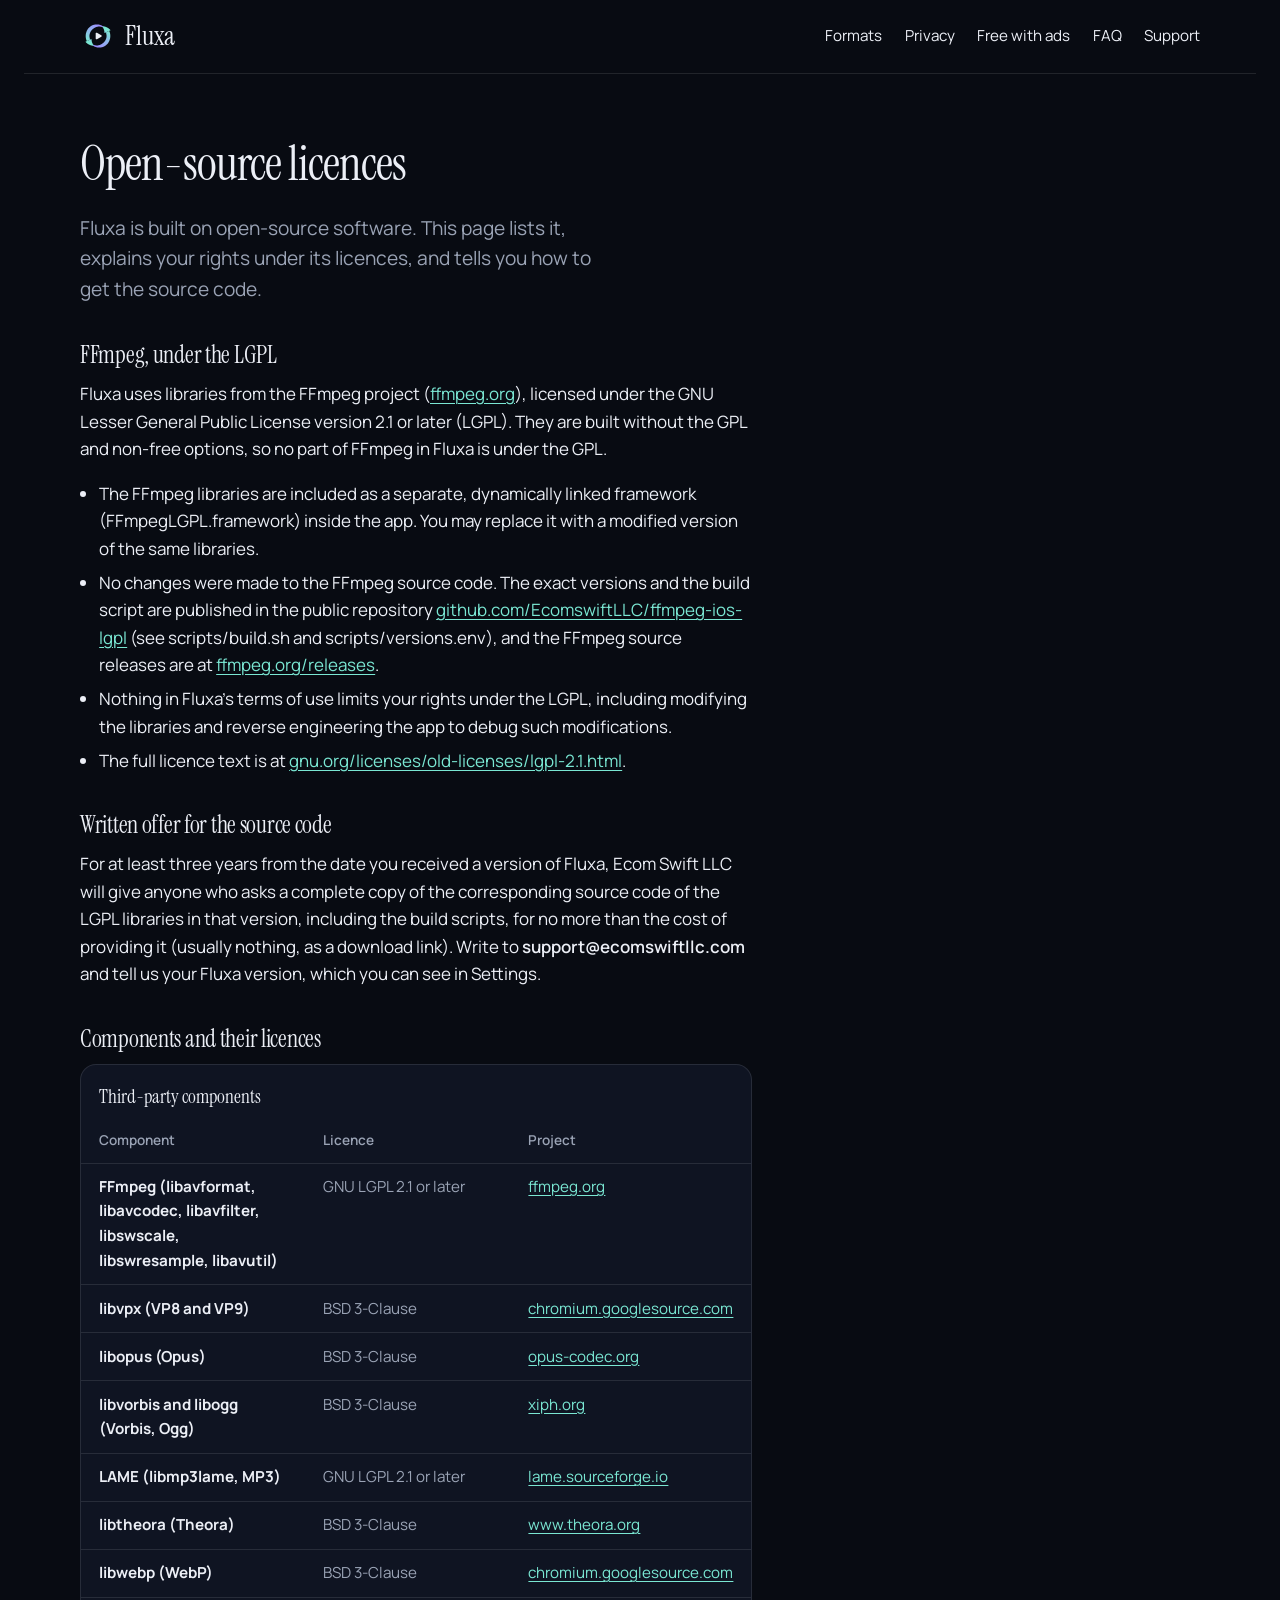
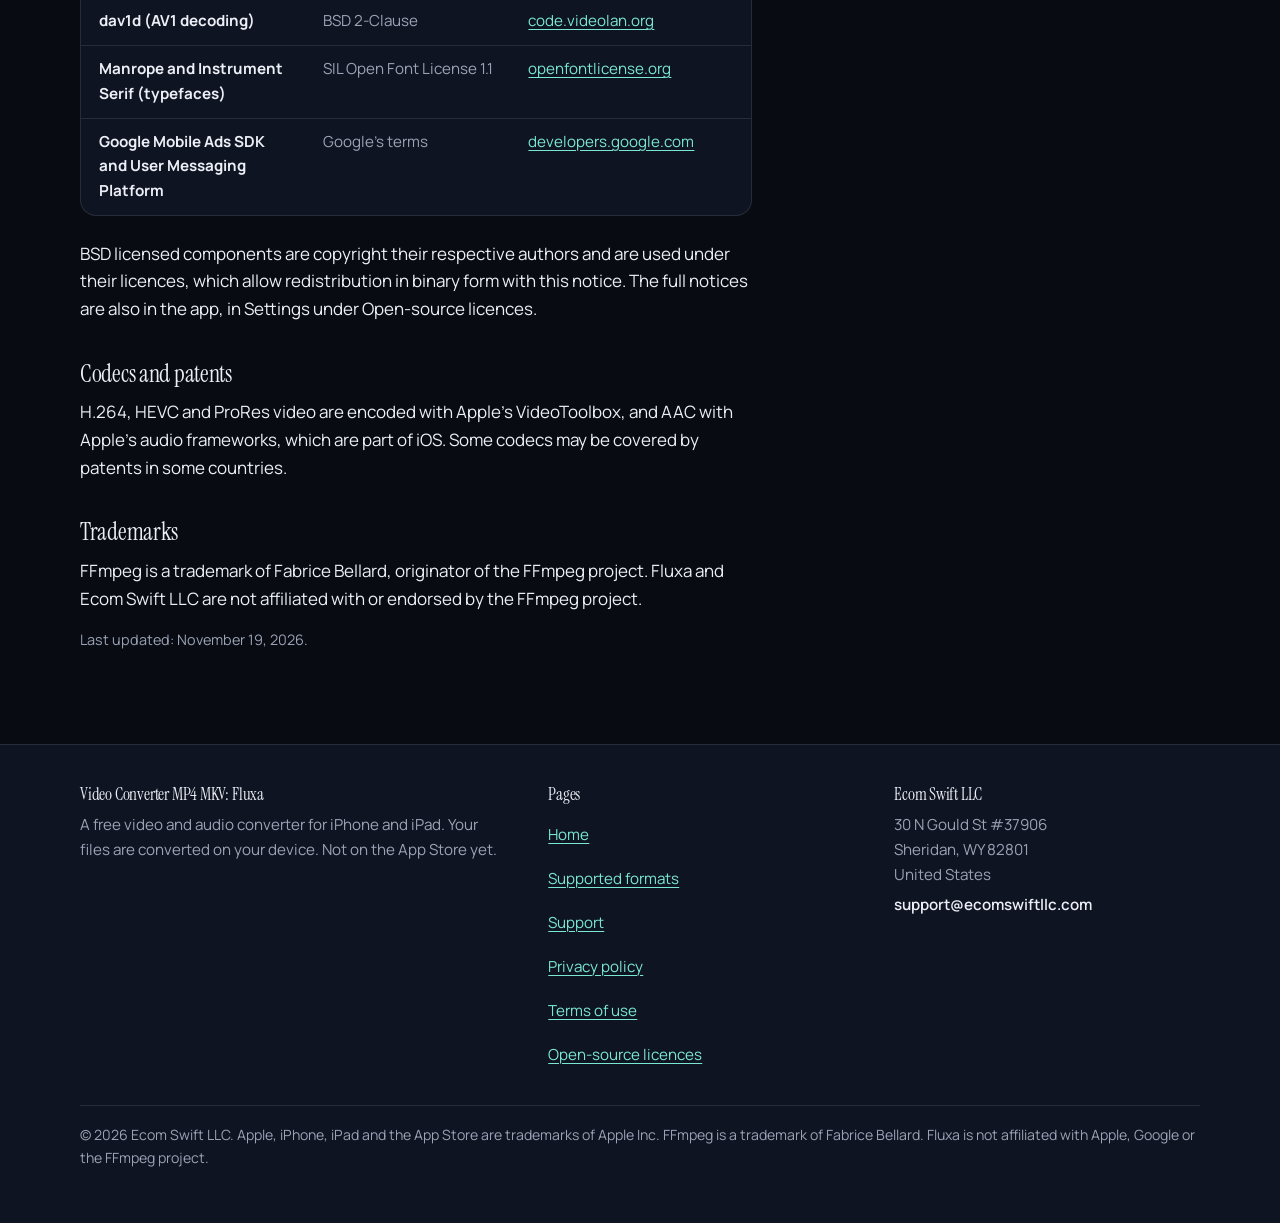
<file: website/fluxa/licenses/index.html>
<!doctype html>
<html lang="en">
<head>
<meta charset="utf-8">
<meta name="viewport" content="width=device-width, initial-scale=1, viewport-fit=cover">
<title>Open-source licences | Video Converter MP4 MKV: Fluxa</title>
<meta name="description" content="Fluxa uses the FFmpeg libraries under the GNU LGPL 2.1 or later, linked dynamically and replaceable, plus libvpx, libopus, libvorbis, LAME, libtheora, libwebp and dav1d. Source offer and notices.">
<link rel="canonical" href="https://ecomswiftllc.github.io/fluxa/licenses/">
<meta name="theme-color" content="#080B12">
<meta name="color-scheme" content="dark">
<link rel="icon" href="../assets/favicon.svg" type="image/svg+xml">
<link rel="icon" href="../assets/favicon-32.png" type="image/png" sizes="32x32">
<link rel="apple-touch-icon" href="../assets/apple-touch-icon.png">
<meta property="og:type" content="website">
<meta property="og:site_name" content="Video Converter MP4 MKV: Fluxa">
<meta property="og:title" content="Open-source licences | Video Converter MP4 MKV: Fluxa">
<meta property="og:description" content="Fluxa uses the FFmpeg libraries under the GNU LGPL 2.1 or later, linked dynamically and replaceable, plus libvpx, libopus, libvorbis, LAME, libtheora, libwebp and dav1d. Source offer and notices.">
<meta property="og:url" content="https://ecomswiftllc.github.io/fluxa/licenses/">
<meta property="og:image" content="https://ecomswiftllc.github.io/fluxa/assets/og-image.png">
<meta property="og:image:width" content="1200">
<meta property="og:image:height" content="630">
<meta property="og:image:alt" content="The Fluxa app icon, two aurora ribbons in a loop around a play button, next to the name Video Converter MP4 MKV: Fluxa">
<meta name="twitter:card" content="summary_large_image">
<meta name="twitter:title" content="Open-source licences | Video Converter MP4 MKV: Fluxa">
<meta name="twitter:description" content="Fluxa uses the FFmpeg libraries under the GNU LGPL 2.1 or later, linked dynamically and replaceable, plus libvpx, libopus, libvorbis, LAME, libtheora, libwebp and dav1d. Source offer and notices.">
<meta name="twitter:image" content="https://ecomswiftllc.github.io/fluxa/assets/og-image.png">
<link rel="stylesheet" href="../assets/site.css">
</head>
<body>
<a class="skip" href="#main">Skip to content</a>
<header class="site-header">
  <div class="wrap">
    <a class="brand" href="../"><img src="../assets/fluxa-mark.svg" alt="" width="36" height="36">Fluxa</a>
    <nav class="nav" aria-label="Main">
      <a href="../formats/">Formats</a>
      <a href="../#private">Privacy</a>
      <a href="../#free">Free with ads</a>
      <a href="../#faq">FAQ</a>
      <a href="../support/">Support</a>
    </nav>
  </div>
</header>

<main id="main">
  <div class="page">
    <div class="wrap">
      <article class="doc">
        <h1>Open-source licences</h1>
        <p class="lede">Fluxa is built on open-source software. This page lists it, explains your rights under its licences, and tells you how to get the source code.</p>
        <h2>FFmpeg, under the LGPL</h2>
        <p>Fluxa uses libraries from the FFmpeg project (<a href="https://ffmpeg.org" rel="noopener">ffmpeg.org</a>), licensed under the GNU Lesser General Public License version 2.1 or later (LGPL). They are built without the GPL and non-free options, so no part of FFmpeg in Fluxa is under the GPL.</p>
        <ul>
          <li>The FFmpeg libraries are included as a separate, dynamically linked framework (FFmpegLGPL.framework) inside the app. You may replace it with a modified version of the same libraries.</li>
          <li>No changes were made to the FFmpeg source code. The exact versions and the build script are published in the public repository <a href="https://github.com/EcomswiftLLC/ffmpeg-ios-lgpl" rel="noopener">github.com/EcomswiftLLC/ffmpeg-ios-lgpl</a> (see scripts/build.sh and scripts/versions.env), and the FFmpeg source releases are at <a href="https://ffmpeg.org/releases/" rel="noopener">ffmpeg.org/releases</a>.</li>
          <li>Nothing in Fluxa's terms of use limits your rights under the LGPL, including modifying the libraries and reverse engineering the app to debug such modifications.</li>
          <li>The full licence text is at <a href="https://www.gnu.org/licenses/old-licenses/lgpl-2.1.html" rel="noopener">gnu.org/licenses/old-licenses/lgpl-2.1.html</a>.</li>
        </ul>
        <h2>Written offer for the source code</h2>
        <p>For at least three years from the date you received a version of Fluxa, Ecom Swift LLC will give anyone who asks a complete copy of the corresponding source code of the LGPL libraries in that version, including the build scripts, for no more than the cost of providing it (usually nothing, as a download link). Write to <span class="email">support@ecomswiftllc.com</span> and tell us your Fluxa version, which you can see in Settings.</p>
        <h2>Components and their licences</h2>
        <div class="table-scroll" role="region" aria-labelledby="libs-cap" tabindex="0">
          <table class="fmt lib">
            <caption id="libs-cap">Third-party components</caption>
            <thead><tr><th scope="col">Component</th><th scope="col">Licence</th><th scope="col">Project</th></tr></thead>
            <tbody>
<tr><th scope="row">FFmpeg (libavformat, libavcodec, libavfilter, libswscale, libswresample, libavutil)</th><td data-label="Licence">GNU LGPL 2.1 or later</td><td data-label="Project"><a href="https://ffmpeg.org/legal.html" rel="noopener">ffmpeg.org</a></td></tr>
<tr><th scope="row">libvpx (VP8 and VP9)</th><td data-label="Licence">BSD 3-Clause</td><td data-label="Project"><a href="https://chromium.googlesource.com/webm/libvpx/" rel="noopener">chromium.googlesource.com</a></td></tr>
<tr><th scope="row">libopus (Opus)</th><td data-label="Licence">BSD 3-Clause</td><td data-label="Project"><a href="https://opus-codec.org/license/" rel="noopener">opus-codec.org</a></td></tr>
<tr><th scope="row">libvorbis and libogg (Vorbis, Ogg)</th><td data-label="Licence">BSD 3-Clause</td><td data-label="Project"><a href="https://xiph.org/licenses/bsd/" rel="noopener">xiph.org</a></td></tr>
<tr><th scope="row">LAME (libmp3lame, MP3)</th><td data-label="Licence">GNU LGPL 2.1 or later</td><td data-label="Project"><a href="https://lame.sourceforge.io/" rel="noopener">lame.sourceforge.io</a></td></tr>
<tr><th scope="row">libtheora (Theora)</th><td data-label="Licence">BSD 3-Clause</td><td data-label="Project"><a href="https://www.theora.org/" rel="noopener">www.theora.org</a></td></tr>
<tr><th scope="row">libwebp (WebP)</th><td data-label="Licence">BSD 3-Clause</td><td data-label="Project"><a href="https://chromium.googlesource.com/webm/libwebp/" rel="noopener">chromium.googlesource.com</a></td></tr>
<tr><th scope="row">dav1d (AV1 decoding)</th><td data-label="Licence">BSD 2-Clause</td><td data-label="Project"><a href="https://code.videolan.org/videolan/dav1d" rel="noopener">code.videolan.org</a></td></tr>
<tr><th scope="row">Manrope and Instrument Serif (typefaces)</th><td data-label="Licence">SIL Open Font License 1.1</td><td data-label="Project"><a href="https://openfontlicense.org/" rel="noopener">openfontlicense.org</a></td></tr>
<tr><th scope="row">Google Mobile Ads SDK and User Messaging Platform</th><td data-label="Licence">Google&#x27;s terms</td><td data-label="Project"><a href="https://developers.google.com/admob/terms" rel="noopener">developers.google.com</a></td></tr>
            </tbody>
          </table>
        </div>
        <p>BSD licensed components are copyright their respective authors and are used under their licences, which allow redistribution in binary form with this notice. The full notices are also in the app, in Settings under Open-source licences.</p>
        <h2>Codecs and patents</h2>
        <p>H.264, HEVC and ProRes video are encoded with Apple's VideoToolbox, and AAC with Apple's audio frameworks, which are part of iOS. Some codecs may be covered by patents in some countries.</p>
        <h2>Trademarks</h2>
        <p>FFmpeg is a trademark of Fabrice Bellard, originator of the FFmpeg project. Fluxa and Ecom Swift LLC are not affiliated with or endorsed by the FFmpeg project.</p>
        <p class="small">Last updated: November 19, 2026.</p>
      </article>
    </div>
  </div>
</main>
<footer class="site-footer">
  <div class="wrap">
    <div>
      <h2>Video Converter MP4 MKV: Fluxa</h2>
      <p>A free video and audio converter for iPhone and iPad. Your files are converted on your device. Not on the App Store yet.</p>
    </div>
    <nav aria-label="Footer">
      <h2>Pages</h2>
      <ul>
        <li><a href="../">Home</a></li>
        <li><a href="../formats/">Supported formats</a></li>
        <li><a href="../support/">Support</a></li>
        <li><a href="../privacy/">Privacy policy</a></li>
        <li><a href="../terms/">Terms of use</a></li>
        <li><a href="../licenses/">Open-source licences</a></li>
      </ul>
    </nav>
    <div>
      <h2>Ecom Swift LLC</h2>
      <p>30 N Gould St #37906<br>Sheridan, WY 82801<br>United States</p>
      <p class="email">support@ecomswiftllc.com</p>
    </div>
    <p class="legalline">&copy; 2026 Ecom Swift LLC. Apple, iPhone, iPad and the App Store are trademarks of Apple Inc. FFmpeg is a trademark of Fabrice Bellard. Fluxa is not affiliated with Apple, Google or the FFmpeg project.</p>
  </div>
</footer>
</body>
</html>
</file>
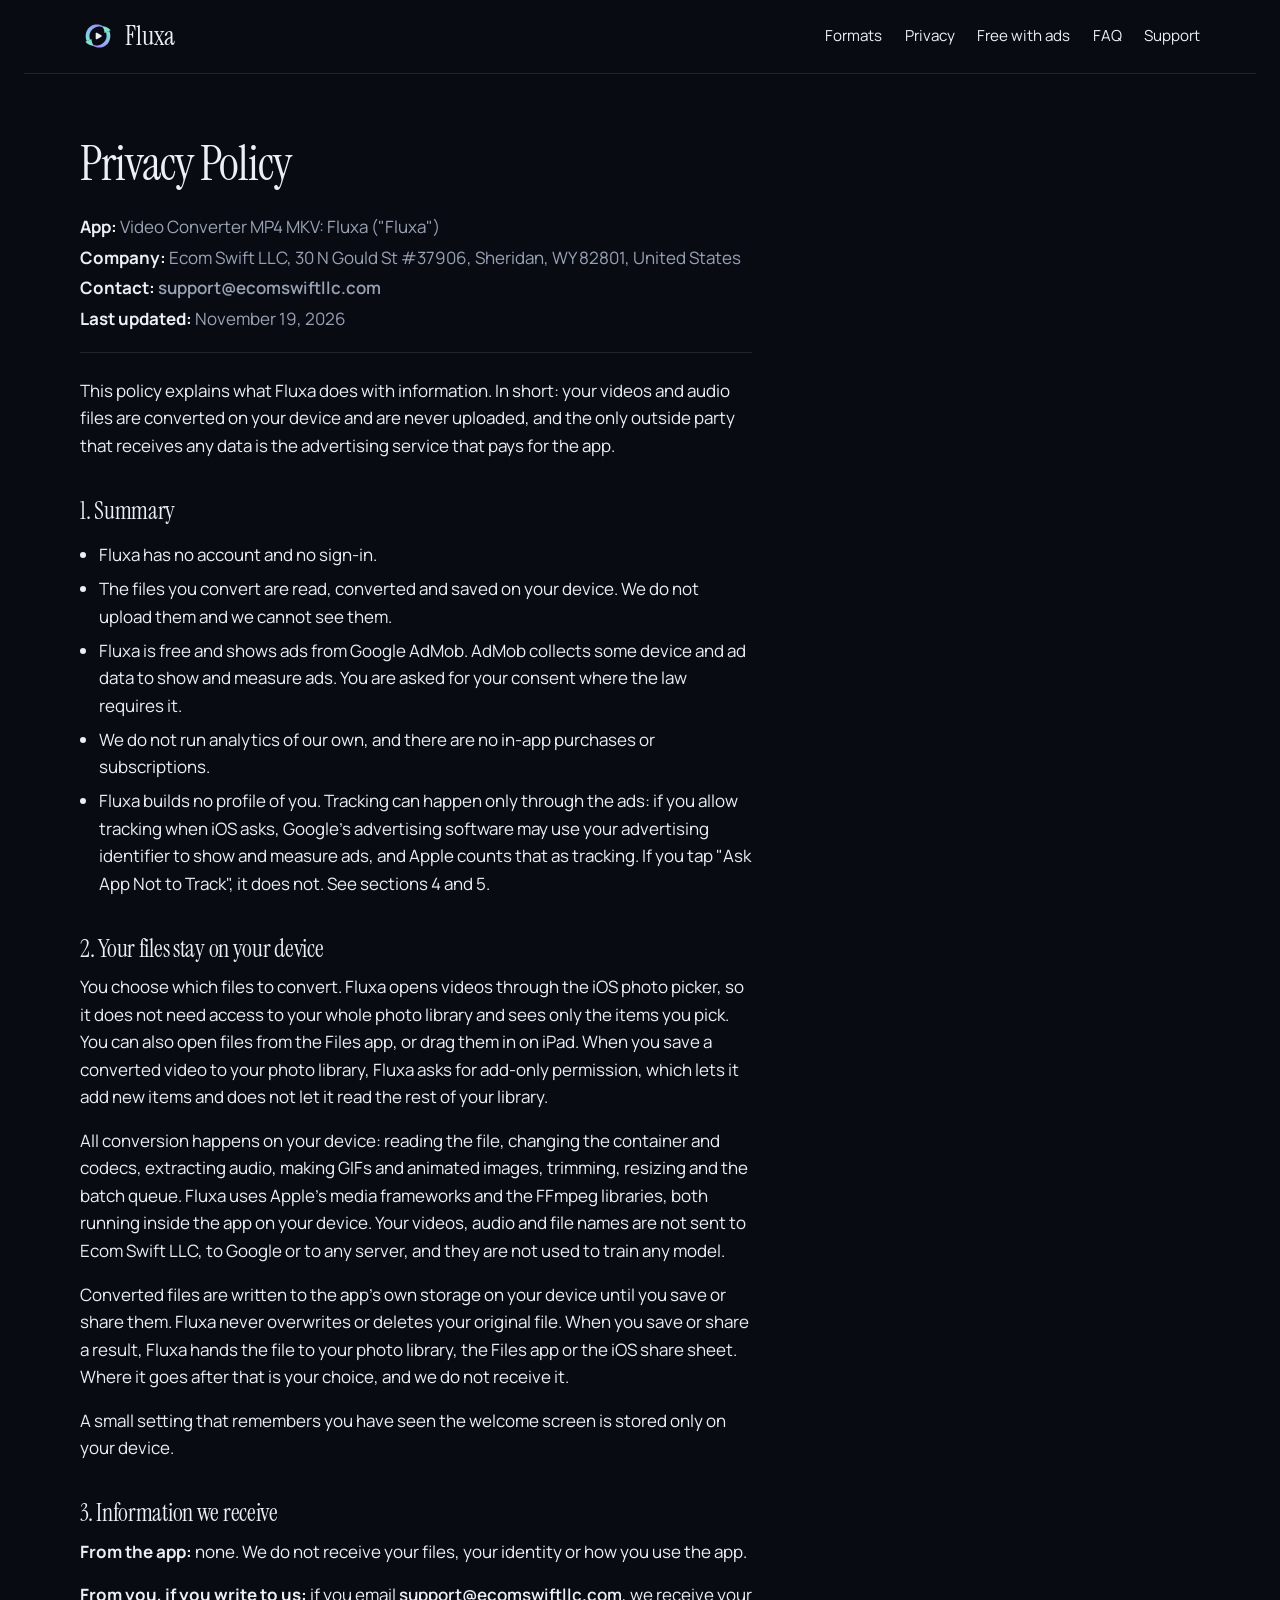
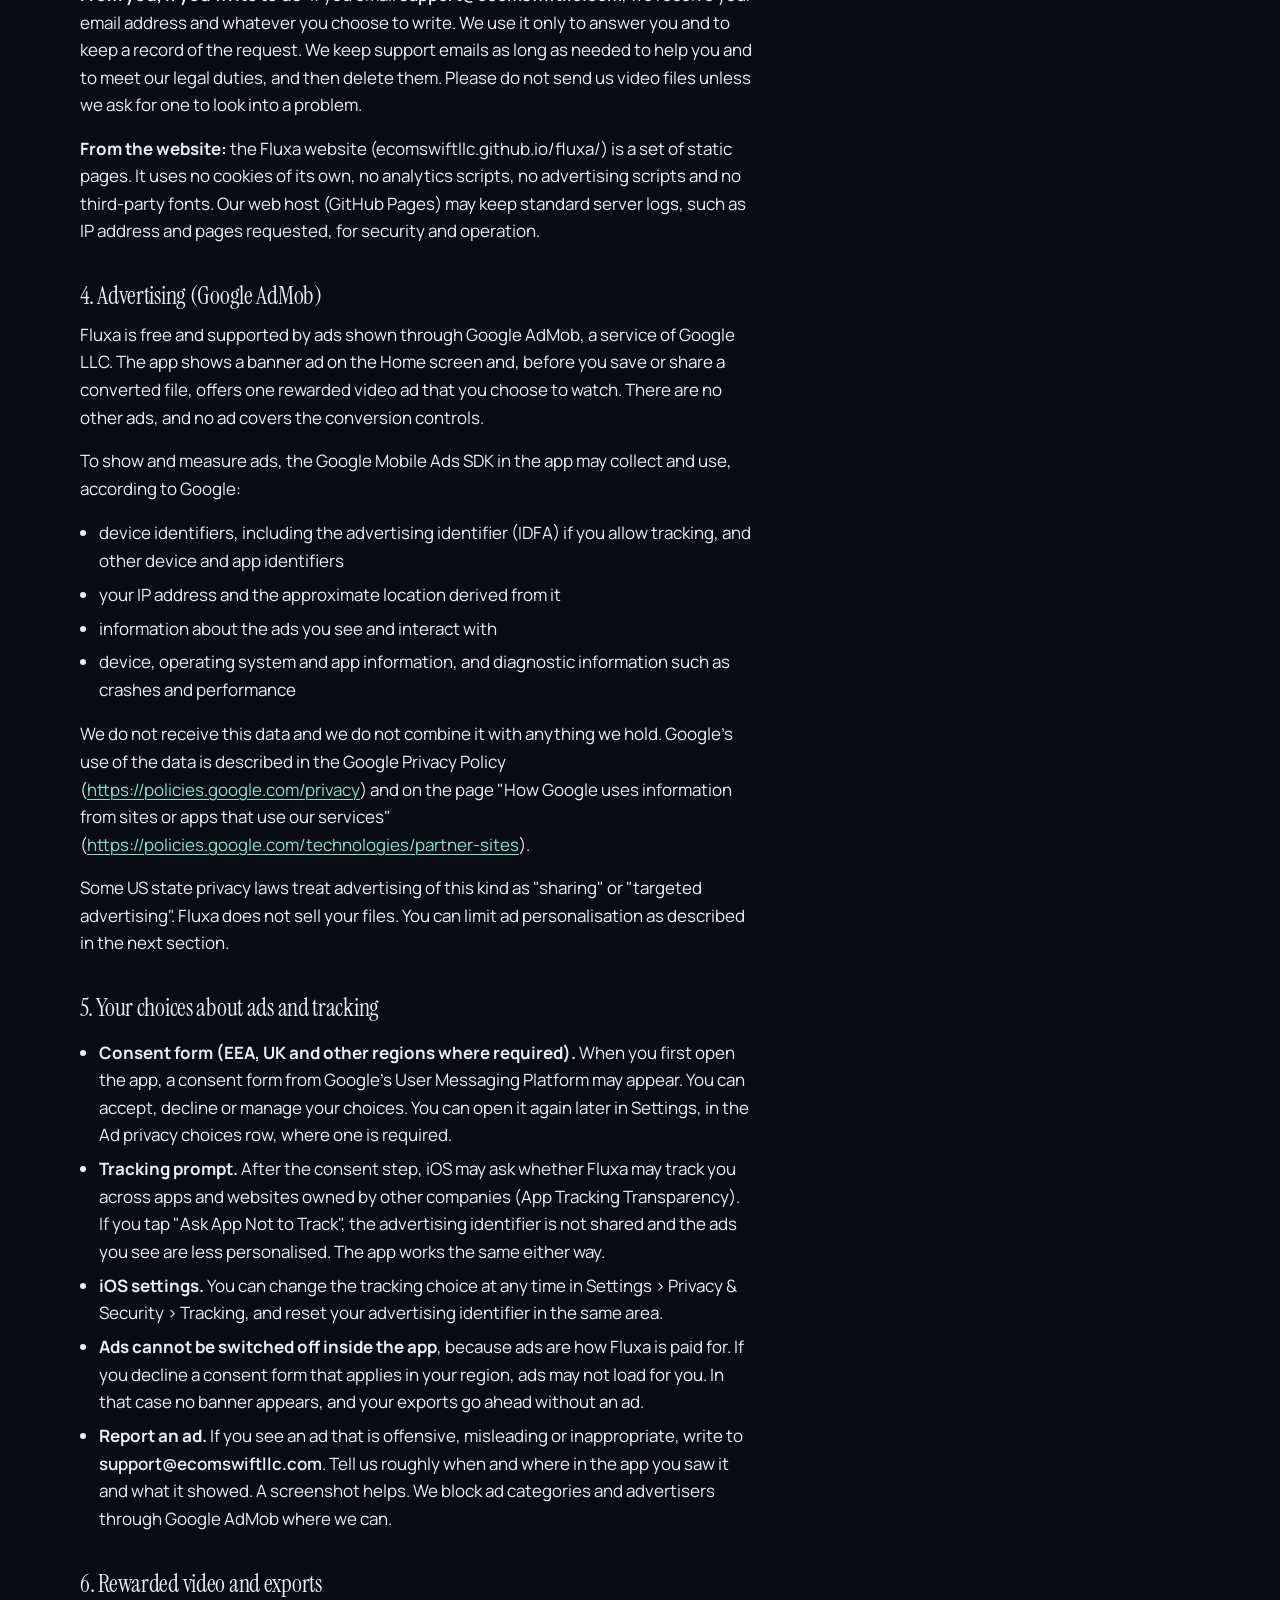
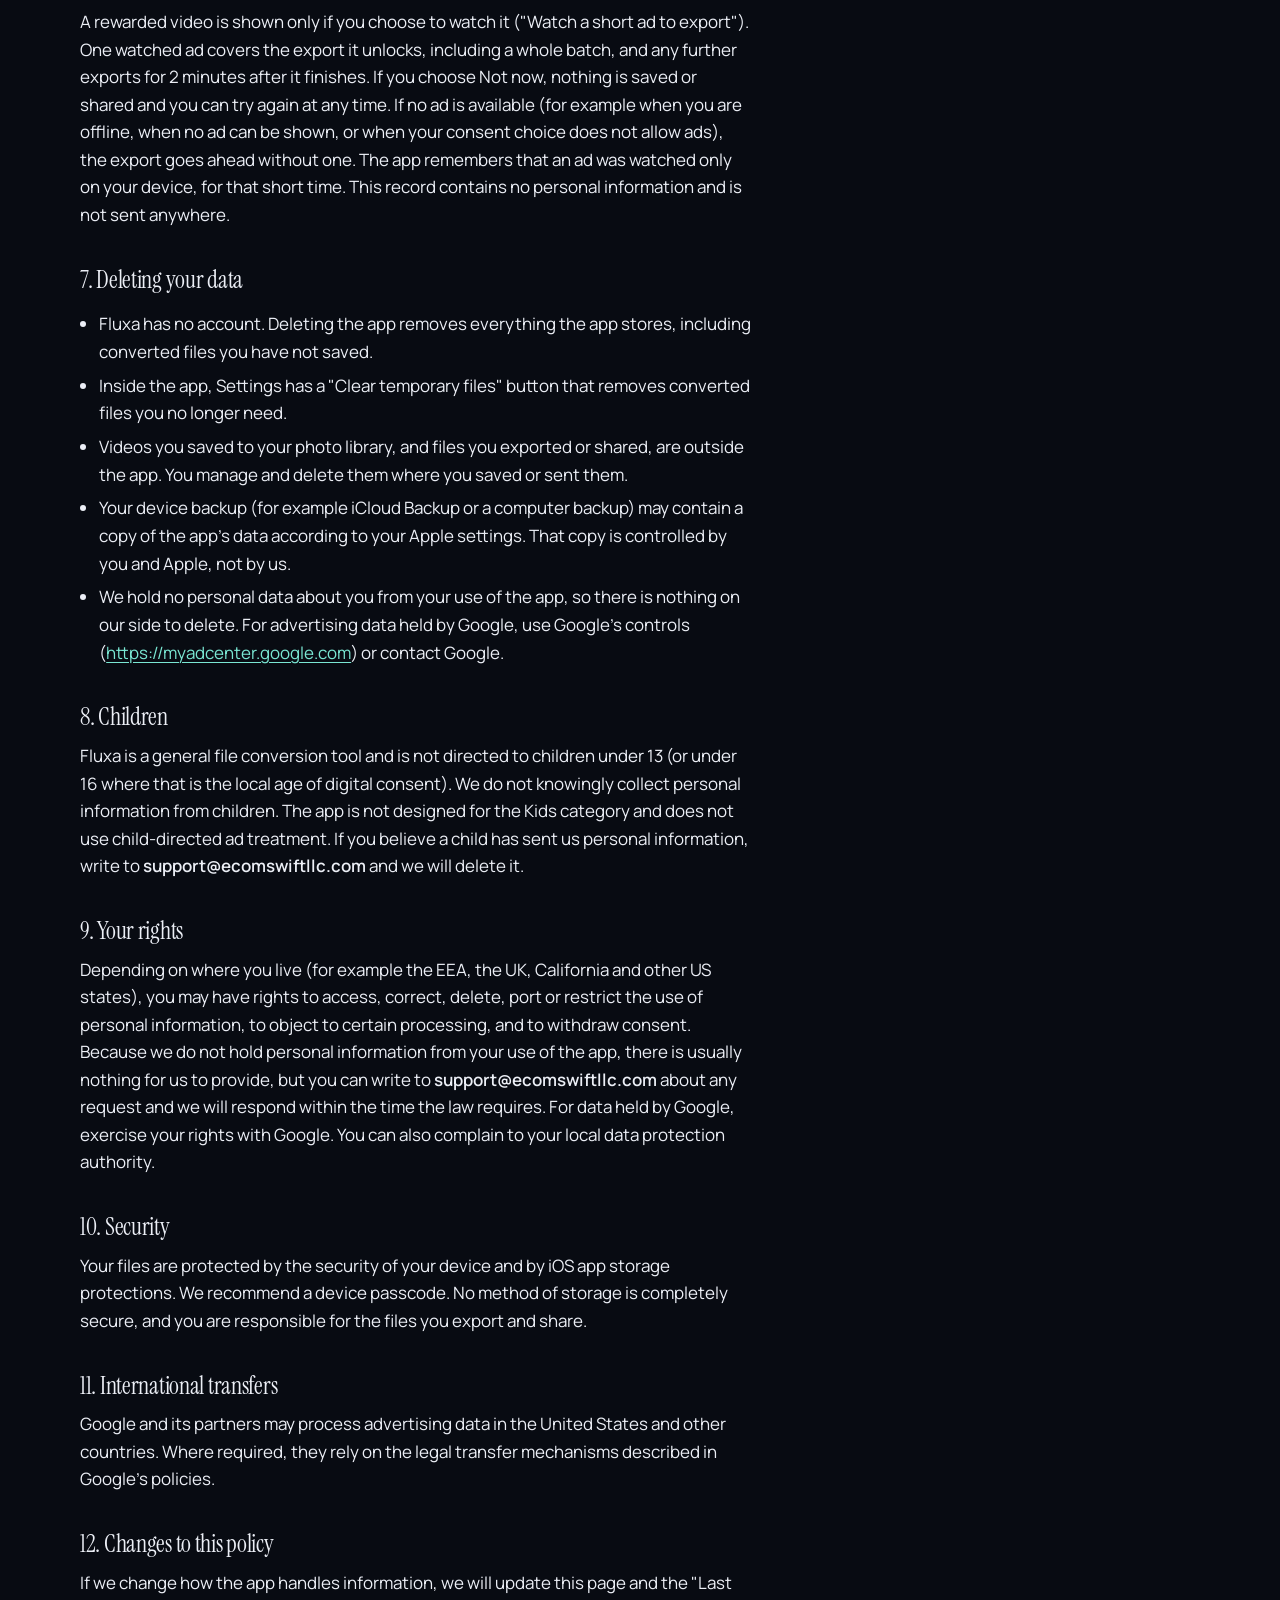
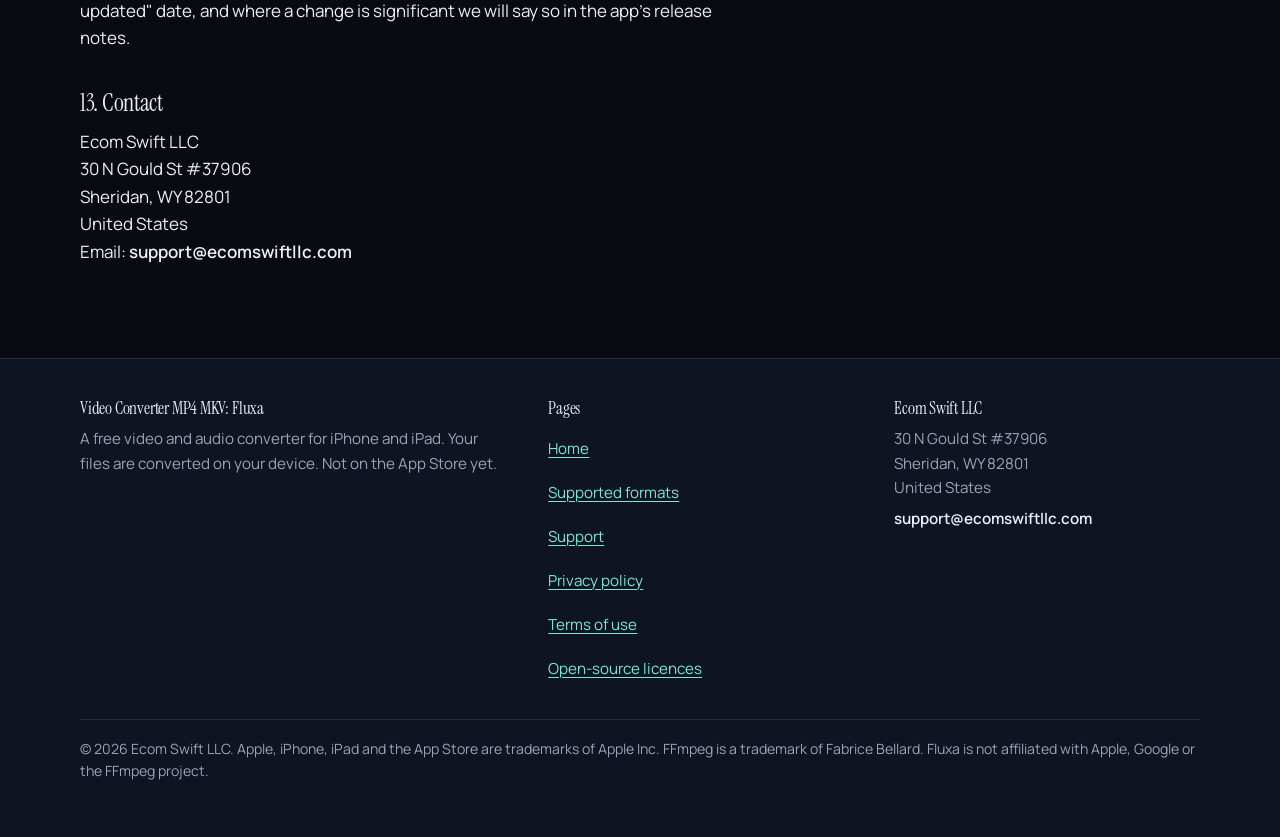
<file: website/fluxa/privacy/index.html>
<!doctype html>
<html lang="en">
<head>
<meta charset="utf-8">
<meta name="viewport" content="width=device-width, initial-scale=1, viewport-fit=cover">
<title>Privacy Policy | Video Converter MP4 MKV: Fluxa</title>
<meta name="description" content="How Video Converter MP4 MKV: Fluxa handles information: files are converted on your device and never uploaded, there is no account, and ads come from Google AdMob with your consent where required.">
<link rel="canonical" href="https://ecomswiftllc.github.io/fluxa/privacy/">
<meta name="theme-color" content="#080B12">
<meta name="color-scheme" content="dark">
<link rel="icon" href="../assets/favicon.svg" type="image/svg+xml">
<link rel="icon" href="../assets/favicon-32.png" type="image/png" sizes="32x32">
<link rel="apple-touch-icon" href="../assets/apple-touch-icon.png">
<meta property="og:type" content="website">
<meta property="og:site_name" content="Video Converter MP4 MKV: Fluxa">
<meta property="og:title" content="Privacy Policy | Video Converter MP4 MKV: Fluxa">
<meta property="og:description" content="How Video Converter MP4 MKV: Fluxa handles information: files are converted on your device and never uploaded, there is no account, and ads come from Google AdMob with your consent where required.">
<meta property="og:url" content="https://ecomswiftllc.github.io/fluxa/privacy/">
<meta property="og:image" content="https://ecomswiftllc.github.io/fluxa/assets/og-image.png">
<meta property="og:image:width" content="1200">
<meta property="og:image:height" content="630">
<meta property="og:image:alt" content="The Fluxa app icon, two aurora ribbons in a loop around a play button, next to the name Video Converter MP4 MKV: Fluxa">
<meta name="twitter:card" content="summary_large_image">
<meta name="twitter:title" content="Privacy Policy | Video Converter MP4 MKV: Fluxa">
<meta name="twitter:description" content="How Video Converter MP4 MKV: Fluxa handles information: files are converted on your device and never uploaded, there is no account, and ads come from Google AdMob with your consent where required.">
<meta name="twitter:image" content="https://ecomswiftllc.github.io/fluxa/assets/og-image.png">
<link rel="stylesheet" href="../assets/site.css">
</head>
<body>
<a class="skip" href="#main">Skip to content</a>
<header class="site-header">
  <div class="wrap">
    <a class="brand" href="../"><img src="../assets/fluxa-mark.svg" alt="" width="36" height="36">Fluxa</a>
    <nav class="nav" aria-label="Main">
      <a href="../formats/">Formats</a>
      <a href="../#private">Privacy</a>
      <a href="../#free">Free with ads</a>
      <a href="../#faq">FAQ</a>
      <a href="../support/">Support</a>
    </nav>
  </div>
</header>

<main id="main">
  <div class="page">
    <div class="wrap">
      <article class="doc">
<h1>Privacy Policy</h1>
<div class="meta">
<p><strong>App:</strong> Video Converter MP4 MKV: Fluxa ("Fluxa")</p>
<p><strong>Company:</strong> Ecom Swift LLC, 30 N Gould St #37906, Sheridan, WY 82801, United States</p>
<p><strong>Contact:</strong> <span class="email">support@ecomswiftllc.com</span></p>
<p><strong>Last updated:</strong> November 19, 2026</p>
</div>
<p>This policy explains what Fluxa does with information. In short: your videos and audio files are converted on your device and are never uploaded, and the only outside party that receives any data is the advertising service that pays for the app.</p>
<h2>1. Summary</h2>
<ul><li>Fluxa has no account and no sign-in.</li><li>The files you convert are read, converted and saved on your device. We do not upload them and we cannot see them.</li><li>Fluxa is free and shows ads from Google AdMob. AdMob collects some device and ad data to show and measure ads. You are asked for your consent where the law requires it.</li><li>We do not run analytics of our own, and there are no in-app purchases or subscriptions.</li><li>Fluxa builds no profile of you. Tracking can happen only through the ads: if you allow tracking when iOS asks, Google's advertising software may use your advertising identifier to show and measure ads, and Apple counts that as tracking. If you tap "Ask App Not to Track", it does not. See sections 4 and 5.</li></ul>
<h2>2. Your files stay on your device</h2>
<p>You choose which files to convert. Fluxa opens videos through the iOS photo picker, so it does not need access to your whole photo library and sees only the items you pick. You can also open files from the Files app, or drag them in on iPad. When you save a converted video to your photo library, Fluxa asks for add-only permission, which lets it add new items and does not let it read the rest of your library.</p>
<p>All conversion happens on your device: reading the file, changing the container and codecs, extracting audio, making GIFs and animated images, trimming, resizing and the batch queue. Fluxa uses Apple's media frameworks and the FFmpeg libraries, both running inside the app on your device. Your videos, audio and file names are not sent to Ecom Swift LLC, to Google or to any server, and they are not used to train any model.</p>
<p>Converted files are written to the app's own storage on your device until you save or share them. Fluxa never overwrites or deletes your original file. When you save or share a result, Fluxa hands the file to your photo library, the Files app or the iOS share sheet. Where it goes after that is your choice, and we do not receive it.</p>
<p>A small setting that remembers you have seen the welcome screen is stored only on your device.</p>
<h2>3. Information we receive</h2>
<p><strong>From the app:</strong> none. We do not receive your files, your identity or how you use the app.</p>
<p><strong>From you, if you write to us:</strong> if you email <span class="email">support@ecomswiftllc.com</span>, we receive your email address and whatever you choose to write. We use it only to answer you and to keep a record of the request. We keep support emails as long as needed to help you and to meet our legal duties, and then delete them. Please do not send us video files unless we ask for one to look into a problem.</p>
<p><strong>From the website:</strong> the Fluxa website (ecomswiftllc.github.io/fluxa/) is a set of static pages. It uses no cookies of its own, no analytics scripts, no advertising scripts and no third-party fonts. Our web host (GitHub Pages) may keep standard server logs, such as IP address and pages requested, for security and operation.</p>
<h2>4. Advertising (Google AdMob)</h2>
<p>Fluxa is free and supported by ads shown through Google AdMob, a service of Google LLC. The app shows a banner ad on the Home screen and, before you save or share a converted file, offers one rewarded video ad that you choose to watch. There are no other ads, and no ad covers the conversion controls.</p>
<p>To show and measure ads, the Google Mobile Ads SDK in the app may collect and use, according to Google:</p>
<ul><li>device identifiers, including the advertising identifier (IDFA) if you allow tracking, and other device and app identifiers</li><li>your IP address and the approximate location derived from it</li><li>information about the ads you see and interact with</li><li>device, operating system and app information, and diagnostic information such as crashes and performance</li></ul>
<p>We do not receive this data and we do not combine it with anything we hold. Google's use of the data is described in the Google Privacy Policy (<a href="https://policies.google.com/privacy" rel="noopener">https://policies.google.com/privacy</a>) and on the page "How Google uses information from sites or apps that use our services" (<a href="https://policies.google.com/technologies/partner-sites" rel="noopener">https://policies.google.com/technologies/partner-sites</a>).</p>
<p>Some US state privacy laws treat advertising of this kind as "sharing" or "targeted advertising". Fluxa does not sell your files. You can limit ad personalisation as described in the next section.</p>
<h2>5. Your choices about ads and tracking</h2>
<ul><li><strong>Consent form (EEA, UK and other regions where required).</strong> When you first open the app, a consent form from Google's User Messaging Platform may appear. You can accept, decline or manage your choices. You can open it again later in Settings, in the Ad privacy choices row, where one is required.</li><li><strong>Tracking prompt.</strong> After the consent step, iOS may ask whether Fluxa may track you across apps and websites owned by other companies (App Tracking Transparency). If you tap "Ask App Not to Track", the advertising identifier is not shared and the ads you see are less personalised. The app works the same either way.</li><li><strong>iOS settings.</strong> You can change the tracking choice at any time in Settings &gt; Privacy &amp; Security &gt; Tracking, and reset your advertising identifier in the same area.</li><li><strong>Ads cannot be switched off inside the app</strong>, because ads are how Fluxa is paid for. If you decline a consent form that applies in your region, ads may not load for you. In that case no banner appears, and your exports go ahead without an ad.</li><li><strong>Report an ad.</strong> If you see an ad that is offensive, misleading or inappropriate, write to <span class="email">support@ecomswiftllc.com</span>. Tell us roughly when and where in the app you saw it and what it showed. A screenshot helps. We block ad categories and advertisers through Google AdMob where we can.</li></ul>
<h2>6. Rewarded video and exports</h2>
<p>A rewarded video is shown only if you choose to watch it ("Watch a short ad to export"). One watched ad covers the export it unlocks, including a whole batch, and any further exports for 2 minutes after it finishes. If you choose Not now, nothing is saved or shared and you can try again at any time. If no ad is available (for example when you are offline, when no ad can be shown, or when your consent choice does not allow ads), the export goes ahead without one. The app remembers that an ad was watched only on your device, for that short time. This record contains no personal information and is not sent anywhere.</p>
<h2>7. Deleting your data</h2>
<ul><li>Fluxa has no account. Deleting the app removes everything the app stores, including converted files you have not saved.</li><li>Inside the app, Settings has a "Clear temporary files" button that removes converted files you no longer need.</li><li>Videos you saved to your photo library, and files you exported or shared, are outside the app. You manage and delete them where you saved or sent them.</li><li>Your device backup (for example iCloud Backup or a computer backup) may contain a copy of the app's data according to your Apple settings. That copy is controlled by you and Apple, not by us.</li><li>We hold no personal data about you from your use of the app, so there is nothing on our side to delete. For advertising data held by Google, use Google's controls (<a href="https://myadcenter.google.com" rel="noopener">https://myadcenter.google.com</a>) or contact Google.</li></ul>
<h2>8. Children</h2>
<p>Fluxa is a general file conversion tool and is not directed to children under 13 (or under 16 where that is the local age of digital consent). We do not knowingly collect personal information from children. The app is not designed for the Kids category and does not use child-directed ad treatment. If you believe a child has sent us personal information, write to <span class="email">support@ecomswiftllc.com</span> and we will delete it.</p>
<h2>9. Your rights</h2>
<p>Depending on where you live (for example the EEA, the UK, California and other US states), you may have rights to access, correct, delete, port or restrict the use of personal information, to object to certain processing, and to withdraw consent. Because we do not hold personal information from your use of the app, there is usually nothing for us to provide, but you can write to <span class="email">support@ecomswiftllc.com</span> about any request and we will respond within the time the law requires. For data held by Google, exercise your rights with Google. You can also complain to your local data protection authority.</p>
<h2>10. Security</h2>
<p>Your files are protected by the security of your device and by iOS app storage protections. We recommend a device passcode. No method of storage is completely secure, and you are responsible for the files you export and share.</p>
<h2>11. International transfers</h2>
<p>Google and its partners may process advertising data in the United States and other countries. Where required, they rely on the legal transfer mechanisms described in Google's policies.</p>
<h2>12. Changes to this policy</h2>
<p>If we change how the app handles information, we will update this page and the "Last updated" date, and where a change is significant we will say so in the app's release notes.</p>
<h2>13. Contact</h2>
<p>Ecom Swift LLC<br>30 N Gould St #37906<br>Sheridan, WY 82801<br>United States<br>Email: <span class="email">support@ecomswiftllc.com</span></p>
      </article>
    </div>
  </div>
</main>
<footer class="site-footer">
  <div class="wrap">
    <div>
      <h2>Video Converter MP4 MKV: Fluxa</h2>
      <p>A free video and audio converter for iPhone and iPad. Your files are converted on your device. Not on the App Store yet.</p>
    </div>
    <nav aria-label="Footer">
      <h2>Pages</h2>
      <ul>
        <li><a href="../">Home</a></li>
        <li><a href="../formats/">Supported formats</a></li>
        <li><a href="../support/">Support</a></li>
        <li><a href="../privacy/">Privacy policy</a></li>
        <li><a href="../terms/">Terms of use</a></li>
        <li><a href="../licenses/">Open-source licences</a></li>
      </ul>
    </nav>
    <div>
      <h2>Ecom Swift LLC</h2>
      <p>30 N Gould St #37906<br>Sheridan, WY 82801<br>United States</p>
      <p class="email">support@ecomswiftllc.com</p>
    </div>
    <p class="legalline">&copy; 2026 Ecom Swift LLC. Apple, iPhone, iPad and the App Store are trademarks of Apple Inc. FFmpeg is a trademark of Fabrice Bellard. Fluxa is not affiliated with Apple, Google or the FFmpeg project.</p>
  </div>
</footer>
</body>
</html>
</file>
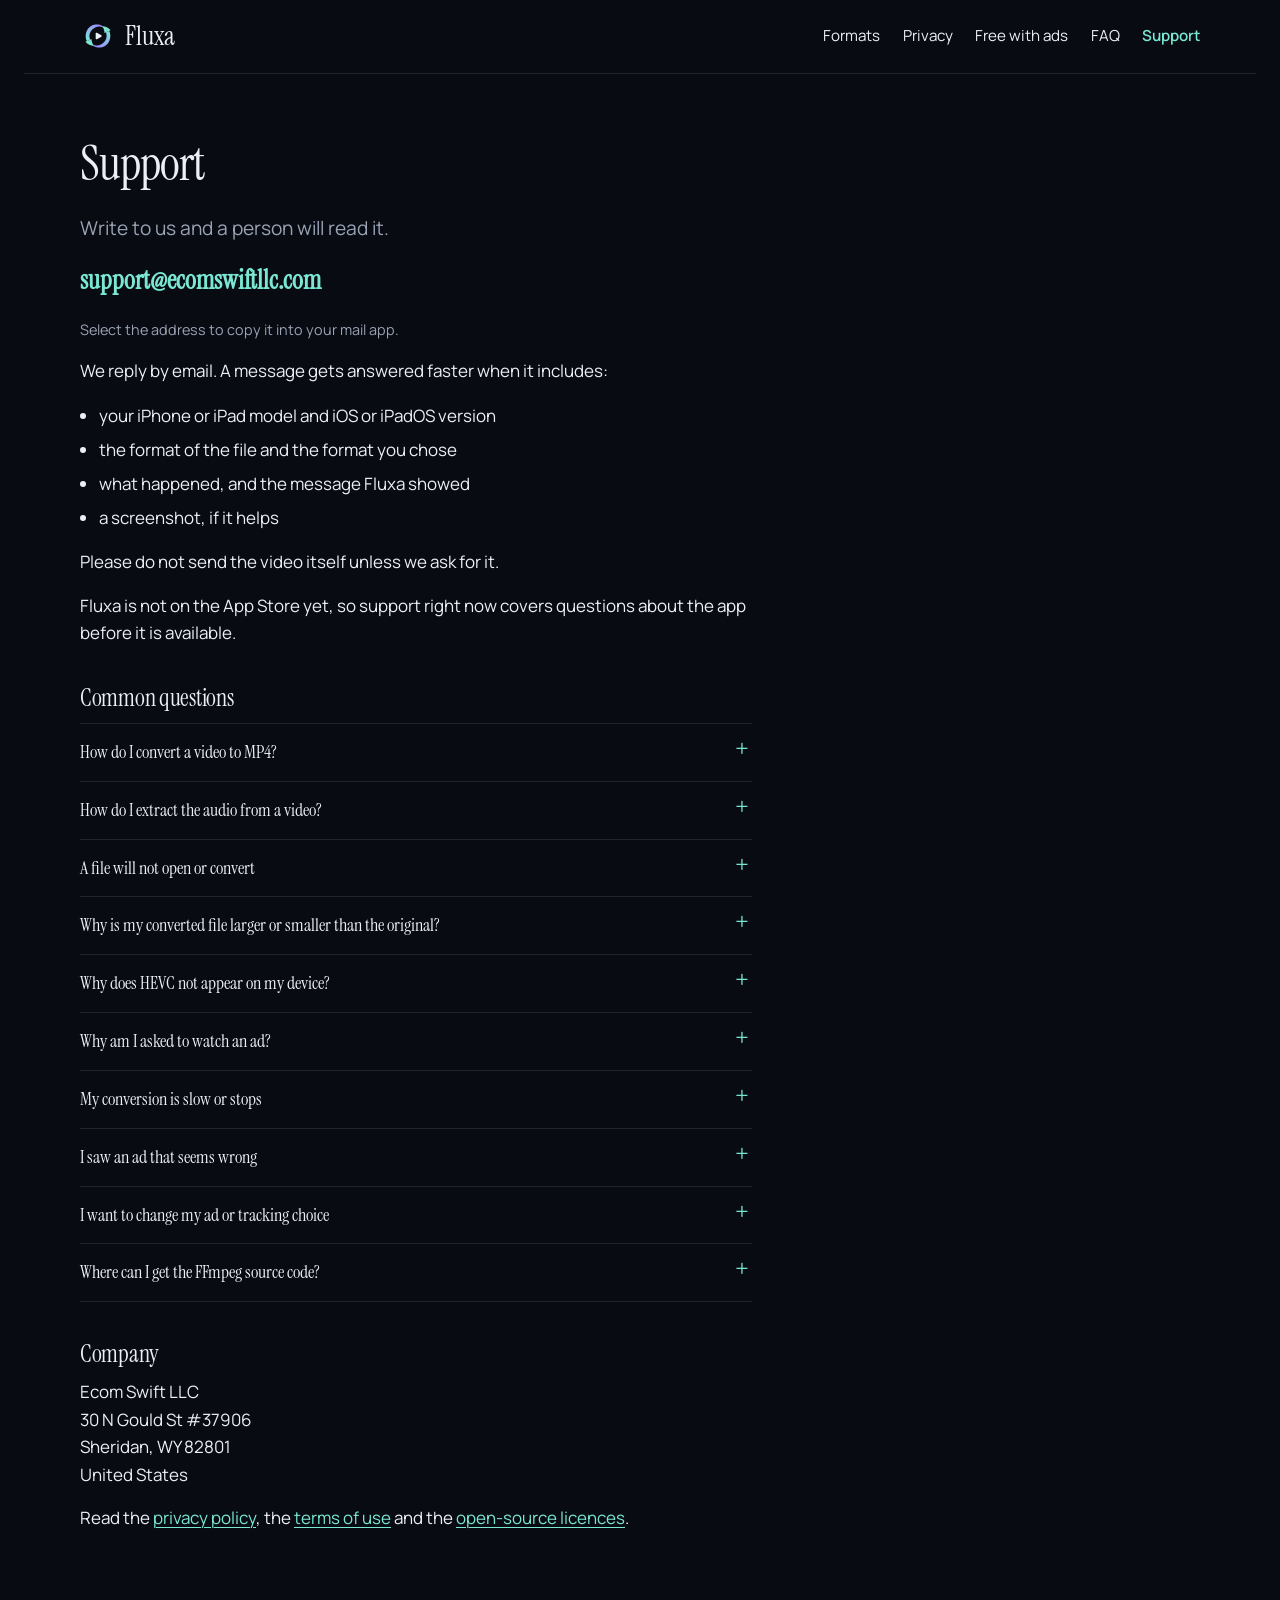
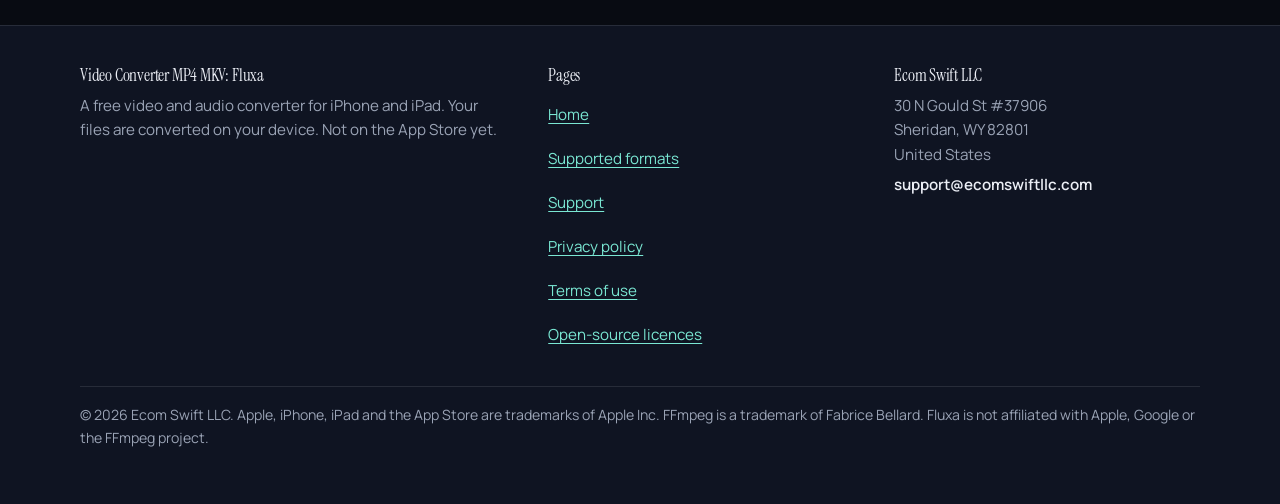
<file: website/fluxa/support/index.html>
<!doctype html>
<html lang="en">
<head>
<meta charset="utf-8">
<meta name="viewport" content="width=device-width, initial-scale=1, viewport-fit=cover">
<title>Support | Video Converter MP4 MKV: Fluxa</title>
<meta name="description" content="Get help with Fluxa: contact details, and answers about converting videos, formats that will not open, ads and saving your files.">
<link rel="canonical" href="https://ecomswiftllc.github.io/fluxa/support/">
<meta name="theme-color" content="#080B12">
<meta name="color-scheme" content="dark">
<link rel="icon" href="../assets/favicon.svg" type="image/svg+xml">
<link rel="icon" href="../assets/favicon-32.png" type="image/png" sizes="32x32">
<link rel="apple-touch-icon" href="../assets/apple-touch-icon.png">
<meta property="og:type" content="website">
<meta property="og:site_name" content="Video Converter MP4 MKV: Fluxa">
<meta property="og:title" content="Support | Video Converter MP4 MKV: Fluxa">
<meta property="og:description" content="Get help with Fluxa: contact details, and answers about converting videos, formats that will not open, ads and saving your files.">
<meta property="og:url" content="https://ecomswiftllc.github.io/fluxa/support/">
<meta property="og:image" content="https://ecomswiftllc.github.io/fluxa/assets/og-image.png">
<meta property="og:image:width" content="1200">
<meta property="og:image:height" content="630">
<meta property="og:image:alt" content="The Fluxa app icon, two aurora ribbons in a loop around a play button, next to the name Video Converter MP4 MKV: Fluxa">
<meta name="twitter:card" content="summary_large_image">
<meta name="twitter:title" content="Support | Video Converter MP4 MKV: Fluxa">
<meta name="twitter:description" content="Get help with Fluxa: contact details, and answers about converting videos, formats that will not open, ads and saving your files.">
<meta name="twitter:image" content="https://ecomswiftllc.github.io/fluxa/assets/og-image.png">
<link rel="stylesheet" href="../assets/site.css">
<script type="application/ld+json">
{
  "@context": "https://schema.org",
  "@type": "FAQPage",
  "mainEntity": [
    {
      "@type": "Question",
      "name": "How do I convert a video to MP4?",
      "acceptedAnswer": {
        "@type": "Answer",
        "text": "On the Home screen, choose a video from Photos or Files. On iPad you can also drag a file in.Tap MP4 in the format grid, or the Universal MP4 preset.Tap Convert and wait for the progress to finish.Tap Save or Share."
      }
    },
    {
      "@type": "Question",
      "name": "How do I extract the audio from a video?",
      "acceptedAnswer": {
        "@type": "Answer",
        "text": "Choose the video, then pick MP3, M4A, WAV or another format in the Audio group of the format grid, or use the Audio only preset. Fluxa saves only the sound."
      }
    },
    {
      "@type": "Question",
      "name": "A file will not open or convert",
      "acceptedAnswer": {
        "@type": "Answer",
        "text": "Fluxa shows the reason. The most common ones:Protected file: films and shows bought or rented from a store, or downloaded from a streaming service, use DRM. These cannot be converted.Encrypted file: password-protected files cannot be read.Damaged or incomplete file: try copying it to your device again.Rare codec: some very old or unusual codecs are not supported. Tell us the format and we will look at it."
      }
    },
    {
      "@type": "Question",
      "name": "Why is my converted file larger or smaller than the original?",
      "acceptedAnswer": {
        "@type": "Answer",
        "text": "File size depends on the codec, the resolution and the quality you choose. Lossless formats such as WAV, FLAC and ProRes are large. Re-wrapping (for example MKV with H.264 to MP4) keeps almost the same size. Choose a lower resolution or quality in Advanced for a smaller file."
      }
    },
    {
      "@type": "Question",
      "name": "Why does HEVC not appear on my device?",
      "acceptedAnswer": {
        "@type": "Answer",
        "text": "Saving as HEVC uses the hardware encoder in your device, which some older iPhone and iPad models do not have. Choose H.264, which plays on almost everything."
      }
    },
    {
      "@type": "Question",
      "name": "Why am I asked to watch an ad?",
      "acceptedAnswer": {
        "@type": "Answer",
        "text": "Fluxa is free, and ads pay for it. When you save or share, the app offers one short video that you choose to watch. One watched ad covers that export, even a whole batch, and further exports for 2 minutes. If you choose Not now, nothing is saved. If no ad is available, for example when you are offline, the export goes ahead without one."
      }
    },
    {
      "@type": "Question",
      "name": "My conversion is slow or stops",
      "acceptedAnswer": {
        "@type": "Answer",
        "text": "Re-encoding long or 4K videos takes time and battery, especially on older devices. Keep Fluxa open until the conversion finishes, make sure there is free storage, and try a lower resolution. Re-wrapping is much faster than re-encoding, so pick a format that can hold the original codecs when you can."
      }
    },
    {
      "@type": "Question",
      "name": "I saw an ad that seems wrong",
      "acceptedAnswer": {
        "@type": "Answer",
        "text": "Write to us at the address above. Tell us roughly when and where in the app you saw it and what it showed. A screenshot helps. We block ad categories and advertisers through Google AdMob where we can."
      }
    },
    {
      "@type": "Question",
      "name": "I want to change my ad or tracking choice",
      "acceptedAnswer": {
        "@type": "Answer",
        "text": "Open Settings in the app and look for the Ad privacy choices row, which appears where the law requires it. You can also change tracking in iOS Settings under Privacy and Security, then Tracking."
      }
    },
    {
      "@type": "Question",
      "name": "Where can I get the FFmpeg source code?",
      "acceptedAnswer": {
        "@type": "Answer",
        "text": "See the open-source licences page. It links the build scripts and the exact source, and explains how to ask us for a copy."
      }
    }
  ]
}
</script>
</head>
<body>
<a class="skip" href="#main">Skip to content</a>
<header class="site-header">
  <div class="wrap">
    <a class="brand" href="../"><img src="../assets/fluxa-mark.svg" alt="" width="36" height="36">Fluxa</a>
    <nav class="nav" aria-label="Main">
      <a href="../formats/">Formats</a>
      <a href="../#private">Privacy</a>
      <a href="../#free">Free with ads</a>
      <a href="../#faq">FAQ</a>
      <a href="../support/" aria-current="page">Support</a>
    </nav>
  </div>
</header>

<main id="main">
  <div class="page">
    <div class="wrap">
      <div class="doc">
        <h1>Support</h1>
        <p class="lede">Write to us and a person will read it.</p>
        <p class="contact-line"><span class="email">support@ecomswiftllc.com</span></p>
        <p class="small">Select the address to copy it into your mail app.</p>
        <p>We reply by email. A message gets answered faster when it includes:</p>
        <ul>
          <li>your iPhone or iPad model and iOS or iPadOS version</li>
          <li>the format of the file and the format you chose</li>
          <li>what happened, and the message Fluxa showed</li>
          <li>a screenshot, if it helps</li>
        </ul>
        <p>Please do not send the video itself unless we ask for it.</p>
        <p>Fluxa is not on the App Store yet, so support right now covers questions about the app before it is available.</p>
        <h2>Common questions</h2>
        <div class="faq">
          <details><summary>How do I convert a video to MP4?</summary><div class="answer"><ol><li>On the Home screen, choose a video from Photos or Files. On iPad you can also drag a file in.</li><li>Tap MP4 in the format grid, or the Universal MP4 preset.</li><li>Tap Convert and wait for the progress to finish.</li><li>Tap Save or Share.</li></ol></div></details>
          <details><summary>How do I extract the audio from a video?</summary><div class="answer"><p>Choose the video, then pick MP3, M4A, WAV or another format in the Audio group of the format grid, or use the Audio only preset. Fluxa saves only the sound.</p></div></details>
          <details><summary>A file will not open or convert</summary><div class="answer"><p>Fluxa shows the reason. The most common ones:</p><ul><li><strong>Protected file:</strong> films and shows bought or rented from a store, or downloaded from a streaming service, use DRM. These cannot be converted.</li><li><strong>Encrypted file:</strong> password-protected files cannot be read.</li><li><strong>Damaged or incomplete file:</strong> try copying it to your device again.</li><li><strong>Rare codec:</strong> some very old or unusual codecs are not supported. Tell us the format and we will look at it.</li></ul></div></details>
          <details><summary>Why is my converted file larger or smaller than the original?</summary><div class="answer"><p>File size depends on the codec, the resolution and the quality you choose. Lossless formats such as WAV, FLAC and ProRes are large. Re-wrapping (for example MKV with H.264 to MP4) keeps almost the same size. Choose a lower resolution or quality in Advanced for a smaller file.</p></div></details>
          <details><summary>Why does HEVC not appear on my device?</summary><div class="answer"><p>Saving as HEVC uses the hardware encoder in your device, which some older iPhone and iPad models do not have. Choose H.264, which plays on almost everything.</p></div></details>
          <details><summary>Why am I asked to watch an ad?</summary><div class="answer"><p>Fluxa is free, and ads pay for it. When you save or share, the app offers one short video that you choose to watch. One watched ad covers that export, even a whole batch, and further exports for 2 minutes. If you choose Not now, nothing is saved. If no ad is available, for example when you are offline, the export goes ahead without one.</p></div></details>
          <details><summary>My conversion is slow or stops</summary><div class="answer"><p>Re-encoding long or 4K videos takes time and battery, especially on older devices. Keep Fluxa open until the conversion finishes, make sure there is free storage, and try a lower resolution. Re-wrapping is much faster than re-encoding, so pick a format that can hold the original codecs when you can.</p></div></details>
          <details><summary>I saw an ad that seems wrong</summary><div class="answer"><p>Write to us at the address above. Tell us roughly when and where in the app you saw it and what it showed. A screenshot helps. We block ad categories and advertisers through Google AdMob where we can.</p></div></details>
          <details><summary>I want to change my ad or tracking choice</summary><div class="answer"><p>Open Settings in the app and look for the Ad privacy choices row, which appears where the law requires it. You can also change tracking in iOS Settings under Privacy and Security, then Tracking.</p></div></details>
          <details><summary>Where can I get the FFmpeg source code?</summary><div class="answer"><p>See the <a href="../licenses/">open-source licences</a> page. It links the build scripts and the exact source, and explains how to ask us for a copy.</p></div></details>
        </div>
        <h2>Company</h2>
        <p>Ecom Swift LLC<br>30 N Gould St #37906<br>Sheridan, WY 82801<br>United States</p>
        <p>Read the <a href="../privacy/">privacy policy</a>, the <a href="../terms/">terms of use</a> and the <a href="../licenses/">open-source licences</a>.</p>
      </div>
    </div>
  </div>
</main>
<footer class="site-footer">
  <div class="wrap">
    <div>
      <h2>Video Converter MP4 MKV: Fluxa</h2>
      <p>A free video and audio converter for iPhone and iPad. Your files are converted on your device. Not on the App Store yet.</p>
    </div>
    <nav aria-label="Footer">
      <h2>Pages</h2>
      <ul>
        <li><a href="../">Home</a></li>
        <li><a href="../formats/">Supported formats</a></li>
        <li><a href="../support/">Support</a></li>
        <li><a href="../privacy/">Privacy policy</a></li>
        <li><a href="../terms/">Terms of use</a></li>
        <li><a href="../licenses/">Open-source licences</a></li>
      </ul>
    </nav>
    <div>
      <h2>Ecom Swift LLC</h2>
      <p>30 N Gould St #37906<br>Sheridan, WY 82801<br>United States</p>
      <p class="email">support@ecomswiftllc.com</p>
    </div>
    <p class="legalline">&copy; 2026 Ecom Swift LLC. Apple, iPhone, iPad and the App Store are trademarks of Apple Inc. FFmpeg is a trademark of Fabrice Bellard. Fluxa is not affiliated with Apple, Google or the FFmpeg project.</p>
  </div>
</footer>
</body>
</html>
</file>
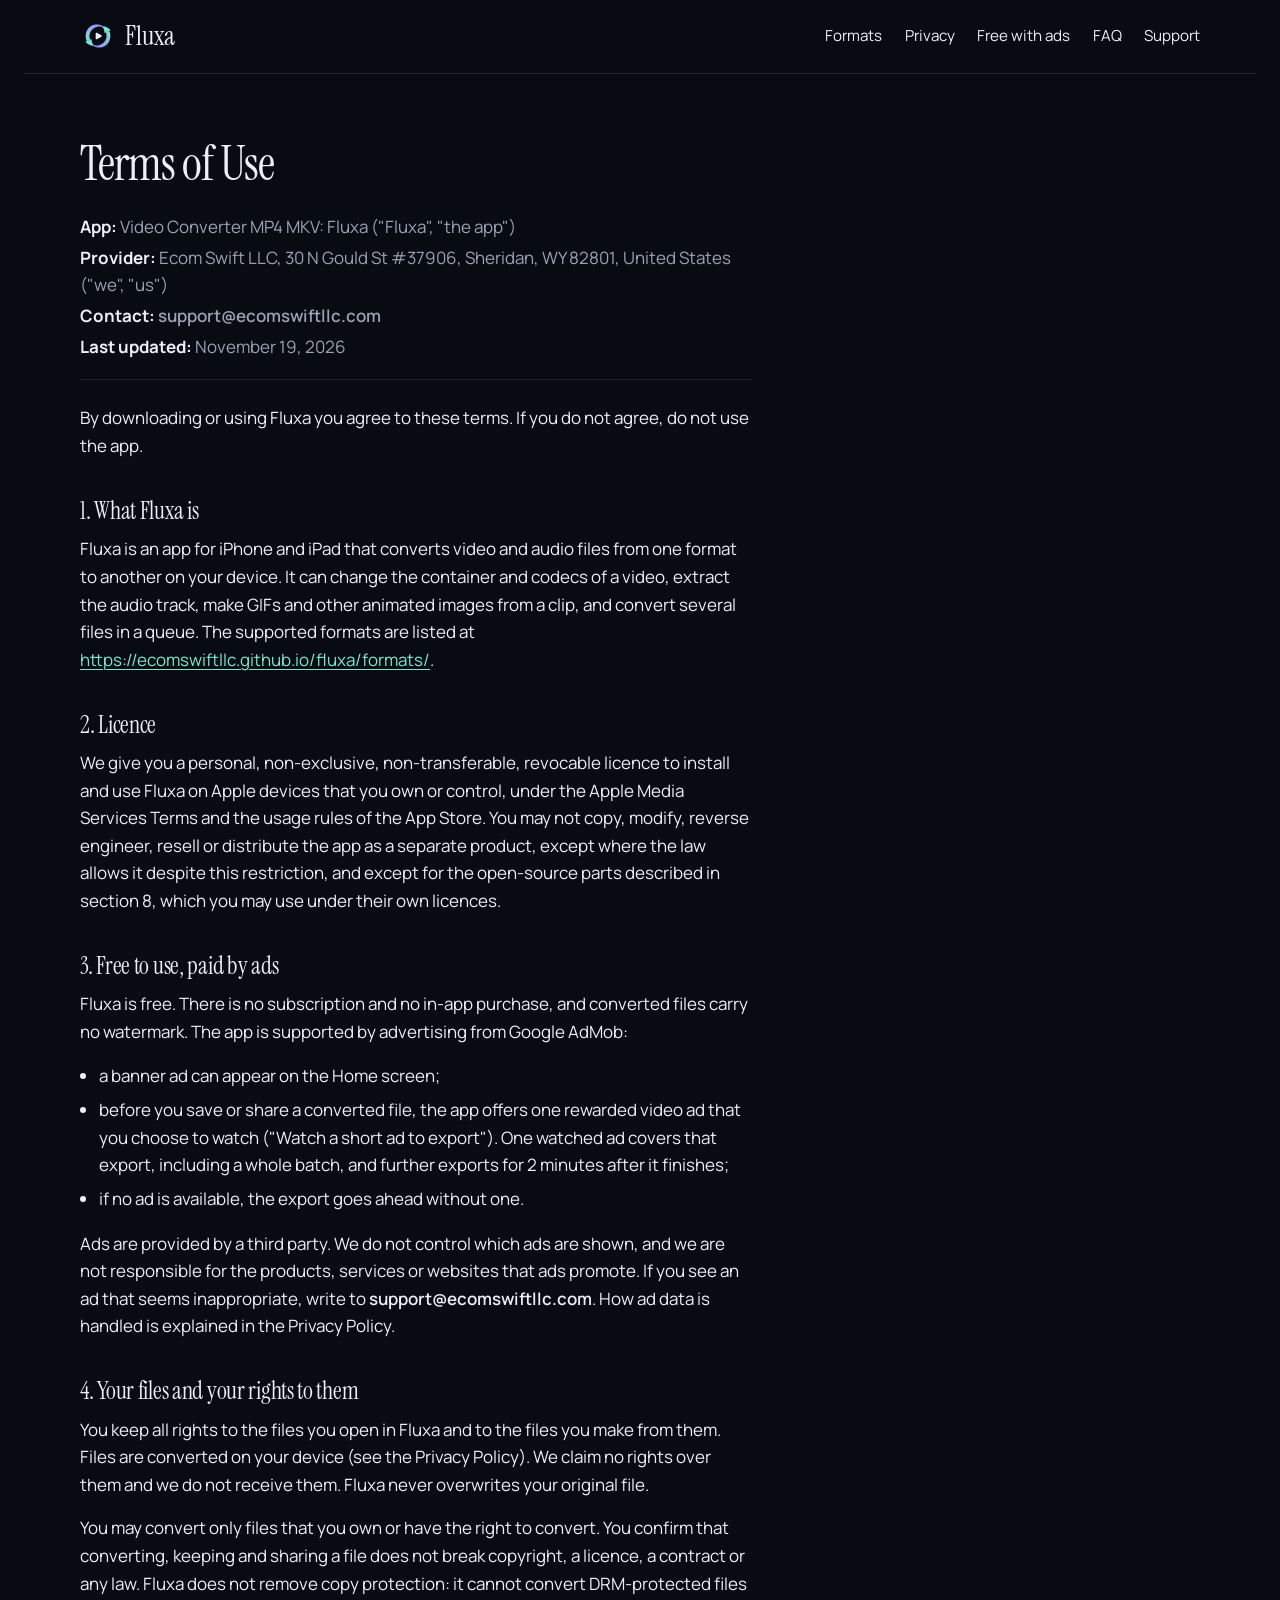
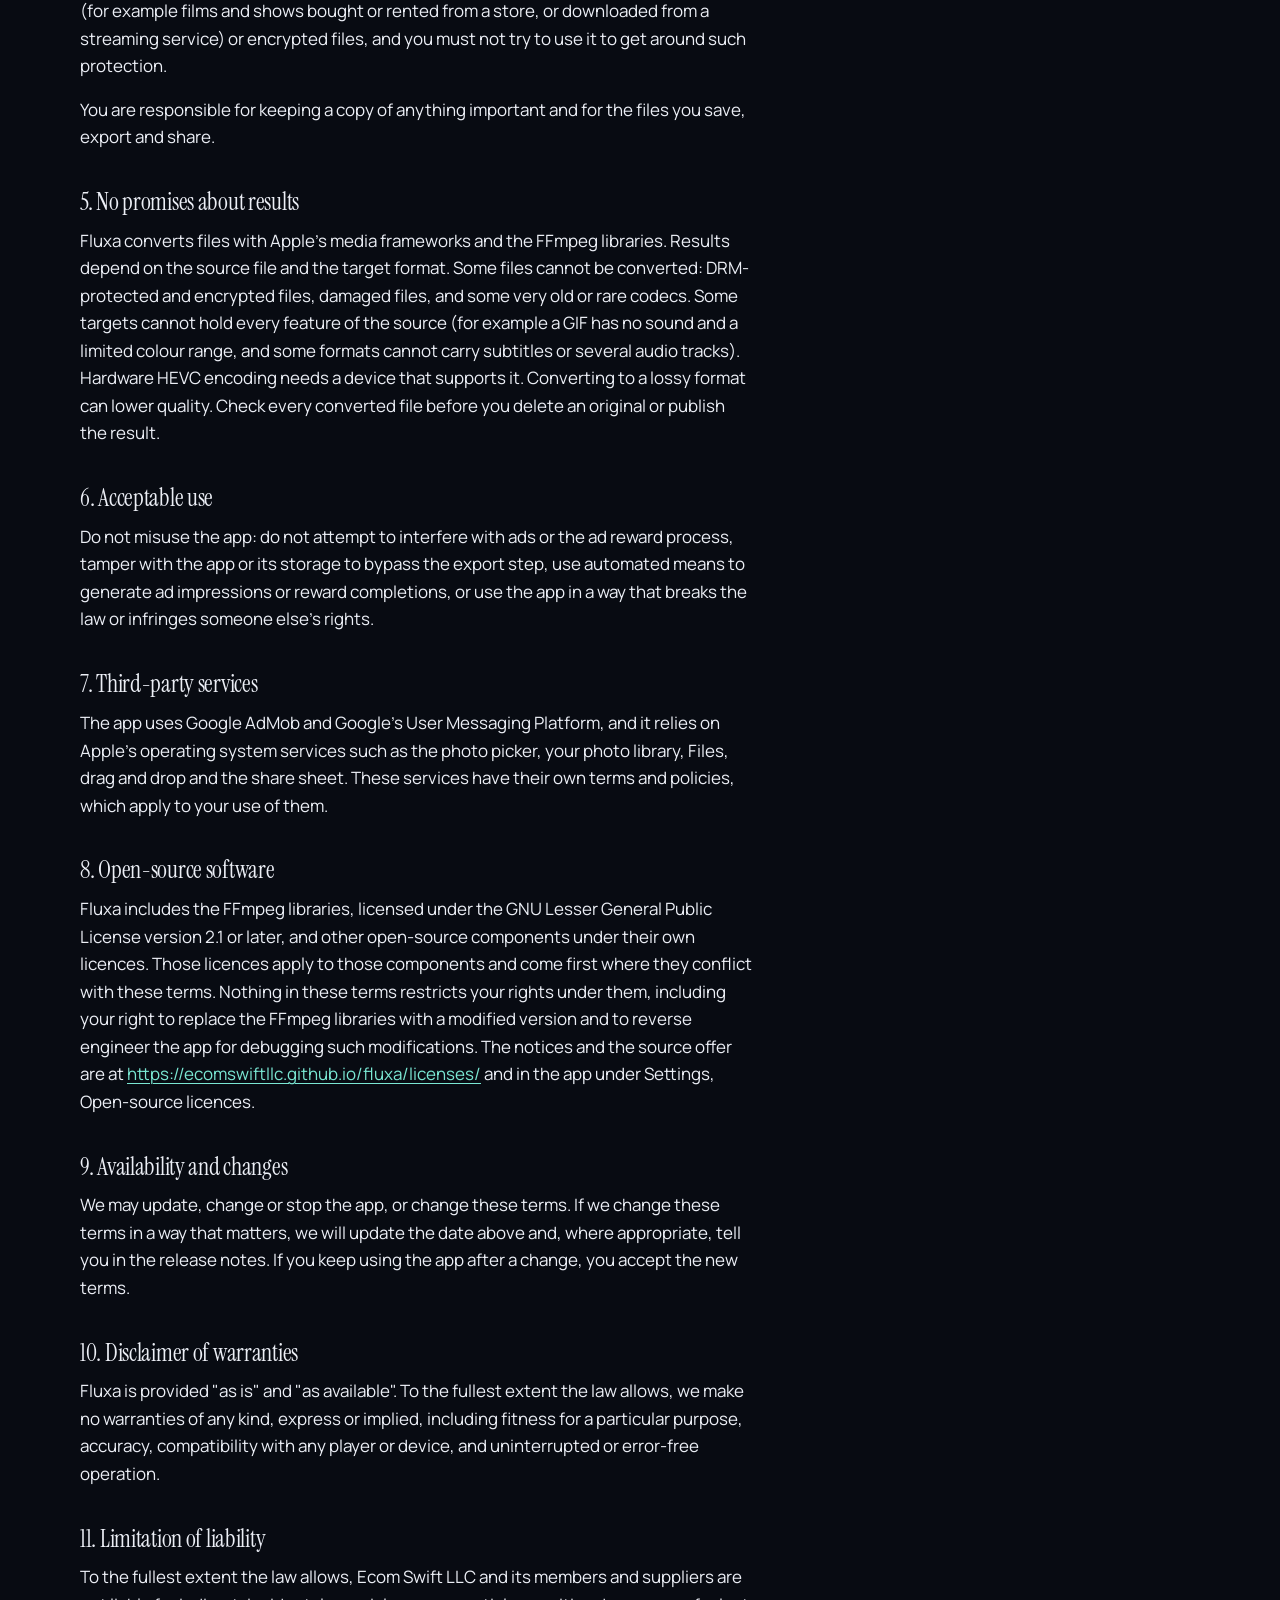
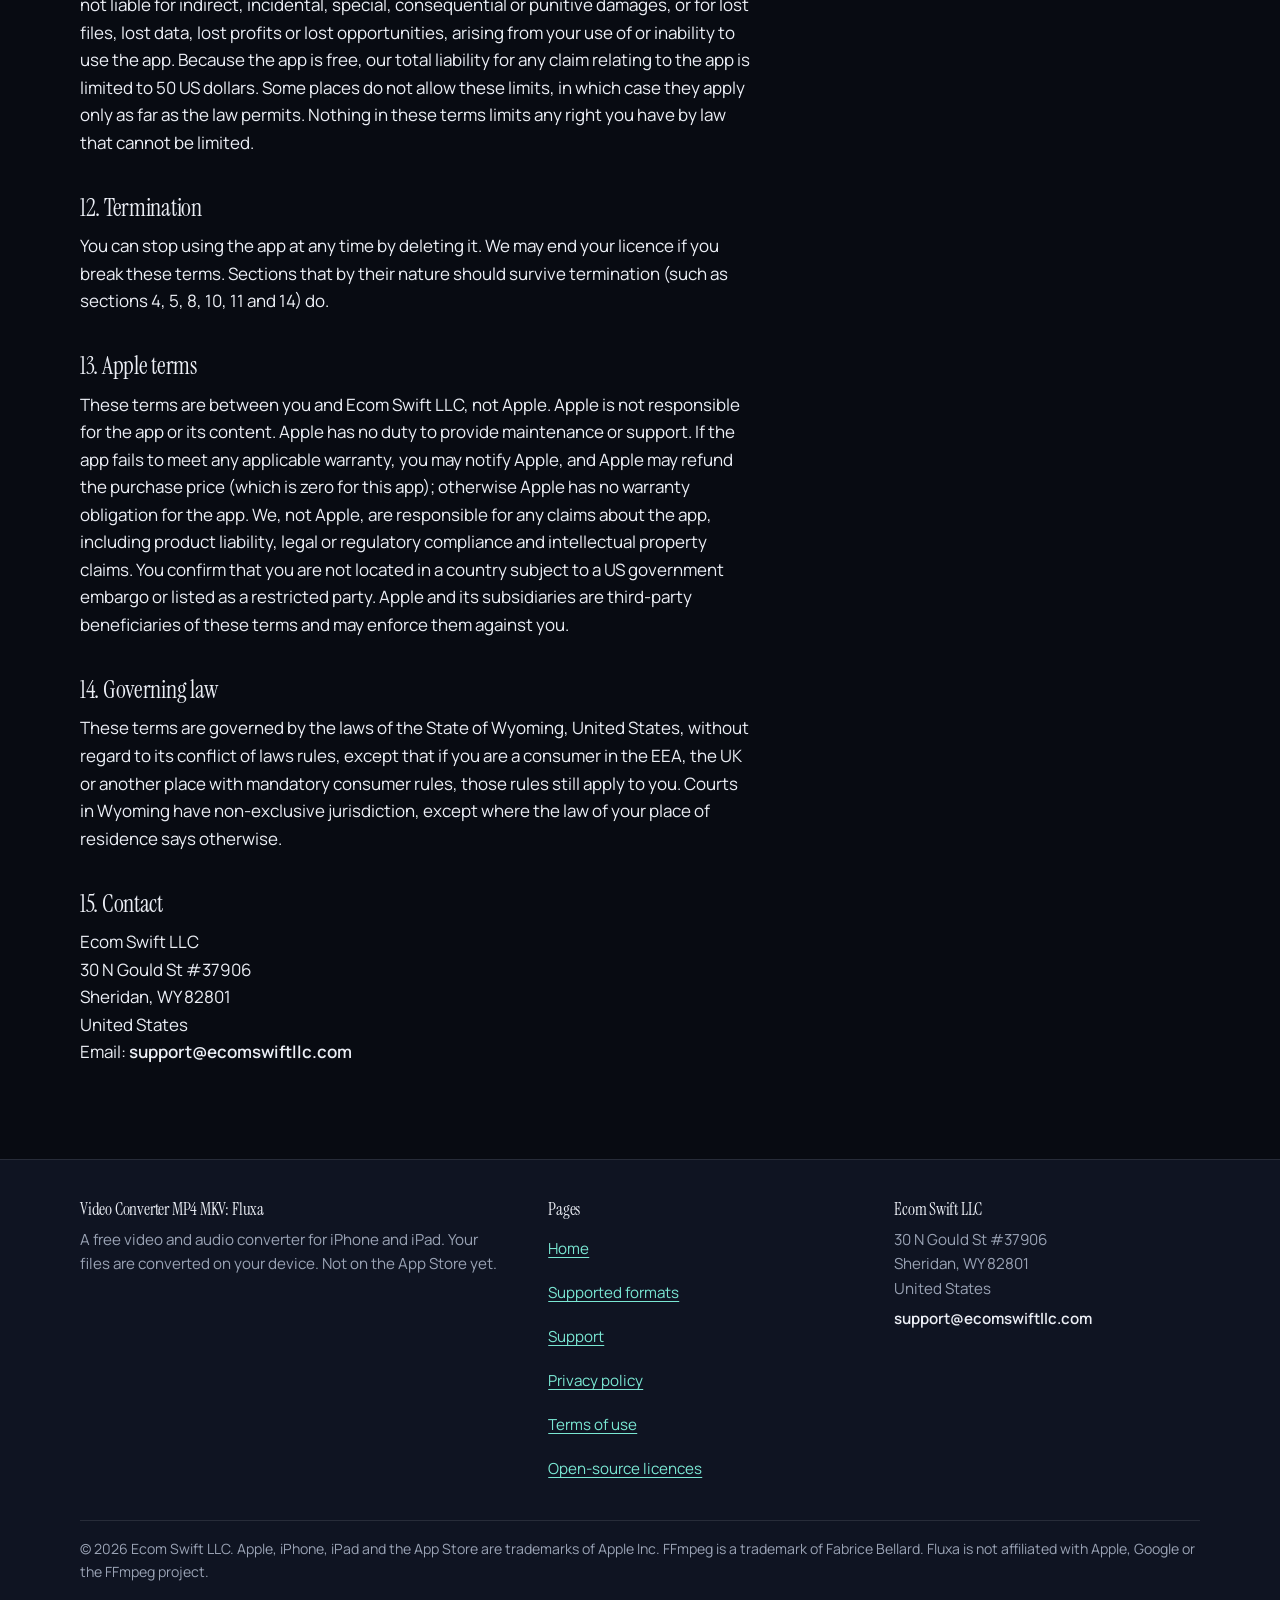
<file: website/fluxa/terms/index.html>
<!doctype html>
<html lang="en">
<head>
<meta charset="utf-8">
<meta name="viewport" content="width=device-width, initial-scale=1, viewport-fit=cover">
<title>Terms of Use | Video Converter MP4 MKV: Fluxa</title>
<meta name="description" content="The terms for using Video Converter MP4 MKV: Fluxa, a free video and audio converter supported by ads.">
<link rel="canonical" href="https://ecomswiftllc.github.io/fluxa/terms/">
<meta name="theme-color" content="#080B12">
<meta name="color-scheme" content="dark">
<link rel="icon" href="../assets/favicon.svg" type="image/svg+xml">
<link rel="icon" href="../assets/favicon-32.png" type="image/png" sizes="32x32">
<link rel="apple-touch-icon" href="../assets/apple-touch-icon.png">
<meta property="og:type" content="website">
<meta property="og:site_name" content="Video Converter MP4 MKV: Fluxa">
<meta property="og:title" content="Terms of Use | Video Converter MP4 MKV: Fluxa">
<meta property="og:description" content="The terms for using Video Converter MP4 MKV: Fluxa, a free video and audio converter supported by ads.">
<meta property="og:url" content="https://ecomswiftllc.github.io/fluxa/terms/">
<meta property="og:image" content="https://ecomswiftllc.github.io/fluxa/assets/og-image.png">
<meta property="og:image:width" content="1200">
<meta property="og:image:height" content="630">
<meta property="og:image:alt" content="The Fluxa app icon, two aurora ribbons in a loop around a play button, next to the name Video Converter MP4 MKV: Fluxa">
<meta name="twitter:card" content="summary_large_image">
<meta name="twitter:title" content="Terms of Use | Video Converter MP4 MKV: Fluxa">
<meta name="twitter:description" content="The terms for using Video Converter MP4 MKV: Fluxa, a free video and audio converter supported by ads.">
<meta name="twitter:image" content="https://ecomswiftllc.github.io/fluxa/assets/og-image.png">
<link rel="stylesheet" href="../assets/site.css">
</head>
<body>
<a class="skip" href="#main">Skip to content</a>
<header class="site-header">
  <div class="wrap">
    <a class="brand" href="../"><img src="../assets/fluxa-mark.svg" alt="" width="36" height="36">Fluxa</a>
    <nav class="nav" aria-label="Main">
      <a href="../formats/">Formats</a>
      <a href="../#private">Privacy</a>
      <a href="../#free">Free with ads</a>
      <a href="../#faq">FAQ</a>
      <a href="../support/">Support</a>
    </nav>
  </div>
</header>

<main id="main">
  <div class="page">
    <div class="wrap">
      <article class="doc">
<h1>Terms of Use</h1>
<div class="meta">
<p><strong>App:</strong> Video Converter MP4 MKV: Fluxa ("Fluxa", "the app")</p>
<p><strong>Provider:</strong> Ecom Swift LLC, 30 N Gould St #37906, Sheridan, WY 82801, United States ("we", "us")</p>
<p><strong>Contact:</strong> <span class="email">support@ecomswiftllc.com</span></p>
<p><strong>Last updated:</strong> November 19, 2026</p>
</div>
<p>By downloading or using Fluxa you agree to these terms. If you do not agree, do not use the app.</p>
<h2>1. What Fluxa is</h2>
<p>Fluxa is an app for iPhone and iPad that converts video and audio files from one format to another on your device. It can change the container and codecs of a video, extract the audio track, make GIFs and other animated images from a clip, and convert several files in a queue. The supported formats are listed at <a href="https://ecomswiftllc.github.io/fluxa/formats/" rel="noopener">https://ecomswiftllc.github.io/fluxa/formats/</a>.</p>
<h2>2. Licence</h2>
<p>We give you a personal, non-exclusive, non-transferable, revocable licence to install and use Fluxa on Apple devices that you own or control, under the Apple Media Services Terms and the usage rules of the App Store. You may not copy, modify, reverse engineer, resell or distribute the app as a separate product, except where the law allows it despite this restriction, and except for the open-source parts described in section 8, which you may use under their own licences.</p>
<h2>3. Free to use, paid by ads</h2>
<p>Fluxa is free. There is no subscription and no in-app purchase, and converted files carry no watermark. The app is supported by advertising from Google AdMob:</p>
<ul><li>a banner ad can appear on the Home screen;</li><li>before you save or share a converted file, the app offers one rewarded video ad that you choose to watch ("Watch a short ad to export"). One watched ad covers that export, including a whole batch, and further exports for 2 minutes after it finishes;</li><li>if no ad is available, the export goes ahead without one.</li></ul>
<p>Ads are provided by a third party. We do not control which ads are shown, and we are not responsible for the products, services or websites that ads promote. If you see an ad that seems inappropriate, write to <span class="email">support@ecomswiftllc.com</span>. How ad data is handled is explained in the Privacy Policy.</p>
<h2>4. Your files and your rights to them</h2>
<p>You keep all rights to the files you open in Fluxa and to the files you make from them. Files are converted on your device (see the Privacy Policy). We claim no rights over them and we do not receive them. Fluxa never overwrites your original file.</p>
<p>You may convert only files that you own or have the right to convert. You confirm that converting, keeping and sharing a file does not break copyright, a licence, a contract or any law. Fluxa does not remove copy protection: it cannot convert DRM-protected files (for example films and shows bought or rented from a store, or downloaded from a streaming service) or encrypted files, and you must not try to use it to get around such protection.</p>
<p>You are responsible for keeping a copy of anything important and for the files you save, export and share.</p>
<h2>5. No promises about results</h2>
<p>Fluxa converts files with Apple's media frameworks and the FFmpeg libraries. Results depend on the source file and the target format. Some files cannot be converted: DRM-protected and encrypted files, damaged files, and some very old or rare codecs. Some targets cannot hold every feature of the source (for example a GIF has no sound and a limited colour range, and some formats cannot carry subtitles or several audio tracks). Hardware HEVC encoding needs a device that supports it. Converting to a lossy format can lower quality. Check every converted file before you delete an original or publish the result.</p>
<h2>6. Acceptable use</h2>
<p>Do not misuse the app: do not attempt to interfere with ads or the ad reward process, tamper with the app or its storage to bypass the export step, use automated means to generate ad impressions or reward completions, or use the app in a way that breaks the law or infringes someone else's rights.</p>
<h2>7. Third-party services</h2>
<p>The app uses Google AdMob and Google's User Messaging Platform, and it relies on Apple's operating system services such as the photo picker, your photo library, Files, drag and drop and the share sheet. These services have their own terms and policies, which apply to your use of them.</p>
<h2>8. Open-source software</h2>
<p>Fluxa includes the FFmpeg libraries, licensed under the GNU Lesser General Public License version 2.1 or later, and other open-source components under their own licences. Those licences apply to those components and come first where they conflict with these terms. Nothing in these terms restricts your rights under them, including your right to replace the FFmpeg libraries with a modified version and to reverse engineer the app for debugging such modifications. The notices and the source offer are at <a href="https://ecomswiftllc.github.io/fluxa/licenses/" rel="noopener">https://ecomswiftllc.github.io/fluxa/licenses/</a> and in the app under Settings, Open-source licences.</p>
<h2>9. Availability and changes</h2>
<p>We may update, change or stop the app, or change these terms. If we change these terms in a way that matters, we will update the date above and, where appropriate, tell you in the release notes. If you keep using the app after a change, you accept the new terms.</p>
<h2>10. Disclaimer of warranties</h2>
<p>Fluxa is provided "as is" and "as available". To the fullest extent the law allows, we make no warranties of any kind, express or implied, including fitness for a particular purpose, accuracy, compatibility with any player or device, and uninterrupted or error-free operation.</p>
<h2>11. Limitation of liability</h2>
<p>To the fullest extent the law allows, Ecom Swift LLC and its members and suppliers are not liable for indirect, incidental, special, consequential or punitive damages, or for lost files, lost data, lost profits or lost opportunities, arising from your use of or inability to use the app. Because the app is free, our total liability for any claim relating to the app is limited to 50 US dollars. Some places do not allow these limits, in which case they apply only as far as the law permits. Nothing in these terms limits any right you have by law that cannot be limited.</p>
<h2>12. Termination</h2>
<p>You can stop using the app at any time by deleting it. We may end your licence if you break these terms. Sections that by their nature should survive termination (such as sections 4, 5, 8, 10, 11 and 14) do.</p>
<h2>13. Apple terms</h2>
<p>These terms are between you and Ecom Swift LLC, not Apple. Apple is not responsible for the app or its content. Apple has no duty to provide maintenance or support. If the app fails to meet any applicable warranty, you may notify Apple, and Apple may refund the purchase price (which is zero for this app); otherwise Apple has no warranty obligation for the app. We, not Apple, are responsible for any claims about the app, including product liability, legal or regulatory compliance and intellectual property claims. You confirm that you are not located in a country subject to a US government embargo or listed as a restricted party. Apple and its subsidiaries are third-party beneficiaries of these terms and may enforce them against you.</p>
<h2>14. Governing law</h2>
<p>These terms are governed by the laws of the State of Wyoming, United States, without regard to its conflict of laws rules, except that if you are a consumer in the EEA, the UK or another place with mandatory consumer rules, those rules still apply to you. Courts in Wyoming have non-exclusive jurisdiction, except where the law of your place of residence says otherwise.</p>
<h2>15. Contact</h2>
<p>Ecom Swift LLC<br>30 N Gould St #37906<br>Sheridan, WY 82801<br>United States<br>Email: <span class="email">support@ecomswiftllc.com</span></p>
      </article>
    </div>
  </div>
</main>
<footer class="site-footer">
  <div class="wrap">
    <div>
      <h2>Video Converter MP4 MKV: Fluxa</h2>
      <p>A free video and audio converter for iPhone and iPad. Your files are converted on your device. Not on the App Store yet.</p>
    </div>
    <nav aria-label="Footer">
      <h2>Pages</h2>
      <ul>
        <li><a href="../">Home</a></li>
        <li><a href="../formats/">Supported formats</a></li>
        <li><a href="../support/">Support</a></li>
        <li><a href="../privacy/">Privacy policy</a></li>
        <li><a href="../terms/">Terms of use</a></li>
        <li><a href="../licenses/">Open-source licences</a></li>
      </ul>
    </nav>
    <div>
      <h2>Ecom Swift LLC</h2>
      <p>30 N Gould St #37906<br>Sheridan, WY 82801<br>United States</p>
      <p class="email">support@ecomswiftllc.com</p>
    </div>
    <p class="legalline">&copy; 2026 Ecom Swift LLC. Apple, iPhone, iPad and the App Store are trademarks of Apple Inc. FFmpeg is a trademark of Fabrice Bellard. Fluxa is not affiliated with Apple, Google or the FFmpeg project.</p>
  </div>
</footer>
</body>
</html>
</file>
<file: website/fluxa/assets/site.css>
/* Fluxa site. Self-hosted fonts (Instrument Serif and Manrope, SIL OFL), no external requests. Dark by design, like the app.
   Layout: one calm reading column per section, section titles in a left rail on wide screens.
   Memorable element: the hero specimen, a real file turning into another format along an aurora line. */
@font-face { font-family: "Instrument Serif"; src: url("fonts/InstrumentSerif-Regular.ttf") format("truetype"); font-weight: 400; font-style: normal; font-display: swap; }
@font-face { font-family: "Instrument Serif"; src: url("fonts/InstrumentSerif-Italic.ttf") format("truetype"); font-weight: 400; font-style: italic; font-display: swap; }
@font-face { font-family: "Manrope"; src: url("fonts/Manrope-Variable.ttf") format("truetype"); font-weight: 200 800; font-style: normal; font-display: swap; }
:root {
  --ink: #080B12;        /* page */
  --surface: #0F1422;    /* bands, footer */
  --raised: #181E30;     /* panels */
  --hairline: rgba(255, 255, 255, .10);
  --hairline-strong: rgba(255, 255, 255, .16);
  --text: #ECEFF6;       /* body text, 16:1 on ink */
  --muted: #9AA3B5;      /* secondary text, 7.6:1 on ink, 6.9:1 on surface */
  --mint: #7AE7D3;       /* links and accent, 13:1 on ink */
  --violet: #9C8CFF;     /* decorative only */
  --on-accent: #04110F;
  --danger: #F2998F;
  --serif: "Instrument Serif", "New York", ui-serif, "Iowan Old Style", "Palatino Linotype", Palatino, Charter, Georgia, serif;
  --sans: "Manrope", -apple-system, BlinkMacSystemFont, "SF Pro Text", system-ui, "Segoe UI", Roboto, "Helvetica Neue", Arial, sans-serif;
  --gutter: max(1rem, env(safe-area-inset-left, 0px));
  --gutter-r: max(1rem, env(safe-area-inset-right, 0px));
  --measure: 40rem;
  color-scheme: dark;
}
@media (min-width: 40rem) { :root { --gutter: max(1.5rem, env(safe-area-inset-left, 0px)); --gutter-r: max(1.5rem, env(safe-area-inset-right, 0px)); } }

*, *::before, *::after { box-sizing: border-box; }
html { -webkit-text-size-adjust: 100%; scroll-behavior: smooth; background: var(--ink); overflow-x: clip; }
@media (prefers-reduced-motion: reduce) { html { scroll-behavior: auto; } }
body {
  margin: 0;
  background: var(--ink);
  color: var(--text);
  font-family: var(--sans);
  font-size: 1.0625rem;
  line-height: 1.62;
  padding-left: var(--gutter);
  padding-right: var(--gutter-r);
  overflow-x: clip;
}
img, svg { max-width: 100%; display: block; }
a { color: var(--mint); text-underline-offset: 0.18em; text-decoration-thickness: 1px; }
a:hover { text-decoration-thickness: 2px; }
:focus-visible { outline: 3px solid var(--mint); outline-offset: 3px; border-radius: 3px; }
.skip { position: absolute; left: -999px; top: 0; background: var(--mint); color: var(--on-accent); padding: .6rem 1rem; z-index: 20; font-weight: 600; }
.skip:focus { left: 1rem; top: 1rem; }

.wrap { width: 100%; max-width: 70rem; margin-inline: auto; }

/* header */
.site-header { padding-block: .9rem; border-bottom: 1px solid var(--hairline); }
.site-header .wrap { display: flex; flex-wrap: wrap; align-items: center; justify-content: space-between; gap: .3rem 2rem; }
.brand { display: inline-flex; align-items: center; gap: .55rem; min-height: 44px; text-decoration: none; color: var(--text); font-family: var(--serif); font-size: 1.7rem; font-weight: 400; letter-spacing: .005em; }
.brand img { width: 36px; height: 36px; }
.nav { display: flex; flex-wrap: wrap; gap: 0 1.4rem; font-size: .95rem; }
.nav a { color: var(--text); text-decoration: none; min-height: 44px; display: inline-flex; align-items: center; }
.nav a:hover { color: var(--mint); }
.nav a[aria-current="page"] { color: var(--mint); font-weight: 600; }

/* type */
h1, h2, h3 { font-family: var(--serif); font-weight: 400; line-height: 1.1; letter-spacing: -.012em; margin: 0; text-wrap: balance; color: var(--text); }
h1 { font-size: clamp(2.5rem, 5.6vw, 4.3rem); letter-spacing: -.022em; }
h2 { font-size: clamp(1.65rem, 3vw, 2.25rem); }
h3 { font-size: 1.2rem; letter-spacing: -.004em; }
p { margin: 0 0 1rem; }
.lede { font-size: 1.2rem; line-height: 1.58; color: var(--muted); max-width: 34rem; }
.small { font-size: .9rem; color: var(--muted); }

/* hero */
.hero { padding-block: clamp(2.5rem, 7vw, 5.5rem) clamp(3rem, 7vw, 5.5rem); }
.hero .wrap { display: grid; grid-template-columns: minmax(0, 1fr) minmax(0, 1fr); gap: clamp(2rem, 5vw, 4.5rem); align-items: center; }
.hero h1 { margin-bottom: 1.3rem; max-width: 12ch; }
.hero .lede { margin-bottom: 1.8rem; }
.status { display: flex; align-items: center; gap: .65rem; color: var(--text); font-weight: 600; font-size: 1.02rem; margin: 0 0 .5rem; }
.status::before { content: ""; width: .55rem; height: .55rem; border-radius: 50%; background: var(--mint); box-shadow: 0 0 0 4px rgba(122, 231, 211, .16); flex: none; }
.hero-note { max-width: 31rem; }

/* the specimen: one file, before and after, joined by the aurora line */
.specimen { position: relative; margin: 0; padding: clamp(1.25rem, 3vw, 2rem); border-radius: 1.75rem; background:
  linear-gradient(180deg, rgba(24, 30, 48, .92), rgba(15, 20, 34, .92)); border: 1px solid var(--hairline-strong);
  box-shadow: 0 40px 80px -40px rgba(0, 0, 0, .8), inset 0 1px 0 rgba(255, 255, 255, .06); isolation: isolate; }
.specimen::before { content: ""; position: absolute; inset: -12% -8%; z-index: -1; filter: blur(48px); opacity: .55;
  background: radial-gradient(40% 45% at 30% 30%, rgba(122, 231, 211, .35), transparent 70%), radial-gradient(45% 50% at 75% 75%, rgba(156, 140, 255, .4), transparent 70%); }
.file { display: grid; grid-template-columns: auto minmax(0, 1fr); gap: .25rem 1rem; align-items: center; }
.file .doc-ico { grid-row: span 2; width: 3rem; height: 3.6rem; border-radius: .7rem; background: var(--raised); border: 1px solid var(--hairline-strong); display: grid; place-items: end center; padding-bottom: .45rem; font: 700 .72rem/1 var(--sans); letter-spacing: .02em; color: var(--muted); }
.file.out .doc-ico { background: linear-gradient(160deg, #7AE7D3, #9C8CFF); color: var(--on-accent); border-color: transparent; }
.fname { margin: 0; font-size: clamp(1.05rem, 2.2vw, 1.3rem); font-weight: 600; color: var(--text); overflow-wrap: anywhere; display: flex; align-items: baseline; }
.fmeta { font-size: .93rem; color: var(--muted); margin: 0; }
.ext { display: inline-block; height: 1.35em; overflow: hidden; vertical-align: bottom; }
.ext span { display: block; line-height: 1.35em; }
.ext .rest { color: var(--muted); }
@media (prefers-reduced-motion: no-preference) {
  .ext .roll { animation: ext-roll 5s cubic-bezier(.7, 0, .3, 1) .4s 1 both; /* plays once, under 5 s (WCAG 2.2.2) */ }
  @keyframes ext-roll {
    0%, 12% { transform: translateY(0); }
    16%, 28% { transform: translateY(-1.35em); }
    32%, 44% { transform: translateY(-2.7em); }
    48%, 60% { transform: translateY(-4.05em); }
    64%, 76% { transform: translateY(-5.4em); }
    80%, 92% { transform: translateY(-6.75em); }
    96%, 100% { transform: translateY(-8.1em); }
  }
}
.flux { display: grid; grid-template-columns: minmax(0, 1fr) auto minmax(0, 1fr); align-items: center; gap: .9rem; margin: 1.25rem 0 1.25rem 1.5rem; }
.flux::before, .flux::after { content: ""; height: 2px; border-radius: 2px; background: linear-gradient(90deg, rgba(156, 140, 255, 0), #9C8CFF 40%, #7AE7D3); }
.flux::after { background: linear-gradient(90deg, #7AE7D3, rgba(122, 231, 211, 0)); }
.flux img { width: 3.4rem; height: 3.4rem; }
.flux-note { margin: 1.3rem 0 0; padding-top: 1rem; border-top: 1px solid var(--hairline); font-size: .93rem; color: var(--muted); }
.flux-note strong { color: var(--text); font-weight: 600; }

/* format tokens */
.tokens { display: flex; flex-wrap: wrap; gap: .45rem; margin: .2rem 0 1.4rem; padding: 0; list-style: none; }
.tokens li { padding: .28rem .65rem; border-radius: .55rem; border: 1px solid var(--hairline-strong); background: rgba(255, 255, 255, .03); font-size: .88rem; font-weight: 600; letter-spacing: .01em; color: var(--text); }
.tokens.out li { border-color: rgba(122, 231, 211, .35); }

/* app screenshots, shown only when real captures exist */
.shots-section { padding-block: clamp(2.75rem, 6vw, 4.75rem); border-top: 1px solid var(--hairline); }
.shots-section h2 { margin-bottom: 1.6rem; }
.shots { display: grid; grid-auto-flow: column; grid-auto-columns: minmax(13rem, 16rem); gap: 1.25rem; overflow-x: auto; padding: .25rem .25rem 1.25rem; margin: 0; list-style: none; scroll-snap-type: x proximity; scrollbar-color: var(--hairline-strong) transparent; scrollbar-width: thin; }
.shots li { scroll-snap-align: start; }
.shots img { width: 100%; height: auto; border-radius: 1.4rem; border: 1px solid var(--hairline); }

/* sections */
.section { padding-block: clamp(2.75rem, 6vw, 4.75rem); padding-inline: var(--gutter) var(--gutter-r); margin-inline: calc(var(--gutter) * -1) calc(var(--gutter-r) * -1); border-top: 1px solid var(--hairline); }
.section .wrap { display: grid; grid-template-columns: minmax(0, 1fr) minmax(0, 2.1fr); gap: 1.25rem clamp(2rem, 5vw, 4.5rem); }
.section h2 { max-width: 13ch; }
.section-body { min-width: 0; max-width: var(--measure); }
.section-body > *:last-child { margin-bottom: 0; }
.section-body p { color: var(--muted); }
.section-body p strong { color: var(--text); }
.section-body h3 { margin: 0 0 .5rem; }
.band { background: var(--surface); }

.defs { margin: 0; padding: 0; }
.defs > div { padding-block: 1rem; border-top: 1px solid var(--hairline); }
.defs > div:first-child { border-top: 0; padding-top: 0; }
.defs dt { font-family: var(--serif); font-weight: 500; font-size: 1.2rem; line-height: 1.3; margin-bottom: .2rem; color: var(--text); }
.defs dd { margin: 0; color: var(--muted); }

.presets { display: grid; grid-template-columns: repeat(2, minmax(0, 1fr)); margin: 0 0 1.25rem; padding: 0; list-style: none; border-top: 1px solid var(--hairline); }
.presets li { padding: .85rem 1.2rem .9rem 0; border-bottom: 1px solid var(--hairline); }
.presets li:nth-child(even) { padding-left: 1.2rem; border-left: 1px solid var(--hairline); padding-right: 0; }
.presets strong { display: block; color: var(--text); font-weight: 600; }
.presets span { color: var(--muted); font-size: .95rem; }

.checks { list-style: none; margin: 0 0 1.25rem; padding: 0; }
.checks li { padding: .55rem 0 .55rem 1.6rem; border-top: 1px solid var(--hairline); position: relative; color: var(--text); }
.checks li:last-child { border-bottom: 1px solid var(--hairline); }
.checks li::before { content: ""; position: absolute; left: .25rem; top: .72rem; width: .38rem; height: .72rem; border-right: 2px solid var(--mint); border-bottom: 2px solid var(--mint); transform: rotate(45deg); }

.split { display: grid; grid-template-columns: repeat(2, minmax(0, 1fr)); gap: 1.5rem 2.5rem; margin-block: 1.25rem; }
.split ul { margin: 0; padding-left: 1.1rem; color: var(--muted); }
.split li { margin-bottom: .35rem; }

.limit { border-left: 3px solid var(--danger); padding: .15rem 0 .15rem 1.1rem; max-width: 38rem; }
.limit p { color: var(--text); }

/* faq */
.faq details { border-top: 1px solid var(--hairline); }
.faq details:last-child { border-bottom: 1px solid var(--hairline); }
.faq summary { cursor: pointer; list-style: none; padding: 1rem 2.2rem 1rem 0; font-family: var(--serif); font-weight: 500; font-size: 1.15rem; line-height: 1.35; position: relative; min-height: 44px; color: var(--text); }
.faq summary::-webkit-details-marker { display: none; }
.faq summary::after { content: "+"; position: absolute; right: .2rem; top: .75rem; font-family: var(--sans); font-weight: 300; font-size: 1.5rem; color: var(--mint); line-height: 1; }
.faq details[open] summary::after { content: "\2212"; }
.faq summary:hover { color: var(--mint); }
.faq .answer { padding: 0 0 1.1rem; color: var(--muted); max-width: 36rem; }
.faq .answer p:last-child { margin-bottom: 0; }

/* inner pages */
.page { padding-block: clamp(2.25rem, 5vw, 4rem) clamp(3rem, 6vw, 5rem); }
.page .doc { max-width: 42rem; }
.page .wide { max-width: 62rem; }
.page h1 { font-size: clamp(2.1rem, 4.4vw, 3rem); margin-bottom: 1.4rem; }
.page h2 { font-size: 1.5rem; margin: 2.4rem 0 .7rem; }
.page h3 { margin: 1.6rem 0 .5rem; }
.page ul, .page ol { padding-left: 1.2rem; }
.page li { margin-bottom: .4rem; }
.page .doc p, .page .doc li { color: var(--text); }
.page .doc .lede, .page .doc .small, .page .meta p { color: var(--muted); }
.page .meta { margin-bottom: 1.5rem; padding-bottom: 1rem; border-bottom: 1px solid var(--hairline); }
.page .meta p { margin-bottom: .2rem; }
.page .meta strong { color: var(--text); }
.contact-line { font-family: var(--serif); font-size: clamp(1.3rem, 4vw, 1.65rem); font-weight: 500; margin: .4rem 0 1rem; overflow-wrap: anywhere; }
.page .doc .contact-line { color: var(--mint); }
.page .faq .answer p, .page .faq .answer li { color: var(--muted); }
.page .faq .answer ol { margin: 0 0 1rem; }
.page .lic { border-top: 1px solid var(--hairline); padding-top: .2rem; }

/* format tables */
.table-scroll { overflow-x: auto; margin: 0 0 1.5rem; border: 1px solid var(--hairline); border-radius: 1rem; background: var(--surface); }
.table-scroll:focus-visible { outline-offset: 2px; }
table.fmt { border-collapse: collapse; width: 100%; min-width: 40rem; font-size: .95rem; }
table.fmt caption { text-align: left; padding: 1rem 1.1rem .4rem; font-family: var(--serif); font-size: 1.2rem; color: var(--text); }
table.fmt th, table.fmt td { text-align: left; vertical-align: top; padding: .7rem 1.1rem; border-top: 1px solid var(--hairline); }
table.fmt thead th { color: var(--muted); font-weight: 600; font-size: .85rem; border-top: 0; }
table.fmt tbody th { color: var(--text); font-weight: 700; white-space: nowrap; }
table.fmt td { color: var(--muted); }
table.fmt td.best { color: var(--text); }
table.fmt.lib { min-width: 0; }
table.fmt.lib tbody th { white-space: normal; }
table.fmt.lib td[data-label="Licence"] { white-space: nowrap; }
.ingroups { display: grid; grid-template-columns: repeat(2, minmax(0, 1fr)); gap: 0 2.5rem; margin-bottom: 1rem; }
.ingroups h3 { margin-top: 1.2rem; }

/* footer */
.site-footer { background: var(--surface); border-top: 1px solid var(--hairline); margin-inline: calc(var(--gutter) * -1) calc(var(--gutter-r) * -1); padding: 2.5rem var(--gutter-r) 3rem var(--gutter); }
.site-footer .wrap { display: grid; grid-template-columns: minmax(0, 1.4fr) minmax(0, 1fr) minmax(0, 1fr); gap: 1.75rem 2.5rem; font-size: .95rem; }
.site-footer h2 { font-size: 1.05rem; margin-bottom: .6rem; }
.site-footer p { margin: 0 0 .35rem; color: var(--muted); }
.site-footer ul { list-style: none; padding: 0; margin: 0; }
.site-footer li a { display: inline-flex; align-items: center; min-height: 44px; }
.legalline { grid-column: 1 / -1; border-top: 1px solid var(--hairline); padding-top: 1.1rem; color: var(--muted); font-size: .88rem; }

@media (max-width: 52rem) {
  .hero .wrap { grid-template-columns: minmax(0, 1fr); }
  .section .wrap { grid-template-columns: minmax(0, 1fr); }
  .section h2 { max-width: none; }
  .site-footer .wrap { grid-template-columns: minmax(0, 1fr) minmax(0, 1fr); }
  .site-footer .wrap > :first-child { grid-column: 1 / -1; }
}
@media (max-width: 34rem) {
  body { font-size: 1rem; }
  .split, table.fmt.lib { min-width: 0; }
table.fmt.lib tbody th { white-space: normal; }
table.fmt.lib td[data-label="Licence"] { white-space: nowrap; }
.ingroups { grid-template-columns: minmax(0, 1fr); }
  .presets { grid-template-columns: minmax(0, 1fr); }
  .presets li, .presets li:nth-child(even) { padding: .8rem 0 .85rem; border-left: 0; }
  .site-footer .wrap { grid-template-columns: minmax(0, 1fr); }
  .nav { gap: 0 1rem; font-size: .92rem; }
  .flux { margin-left: 0; }
  /* format tables stack into one block per format */
  table.fmt { min-width: 0; }
  table.fmt thead { position: absolute; width: 1px; height: 1px; overflow: hidden; clip: rect(0 0 0 0); }
  table.fmt tr { display: block; padding: .8rem 1rem .9rem; border-top: 1px solid var(--hairline); }
  table.fmt tbody th, table.fmt td { display: block; padding: 0; border: 0; white-space: normal; }
  table.fmt tbody th { font-size: 1.05rem; margin-bottom: .15rem; }
  table.fmt td + td { margin-top: .35rem; }
  table.fmt td[data-label]:not(.best)::before { content: attr(data-label) ": "; color: var(--text); font-weight: 600; }
  .specimen::before { inset: -6% 0; }
}

.sr-only { position: absolute; width: 1px; height: 1px; padding: 0; margin: -1px; overflow: hidden; clip: rect(0 0 0 0); white-space: nowrap; border: 0; }

/* email shown as selectable text */
.email { user-select: all; overflow-wrap: anywhere; font-weight: 600; color: inherit; }
.site-footer .email { color: var(--text); }
</file>
